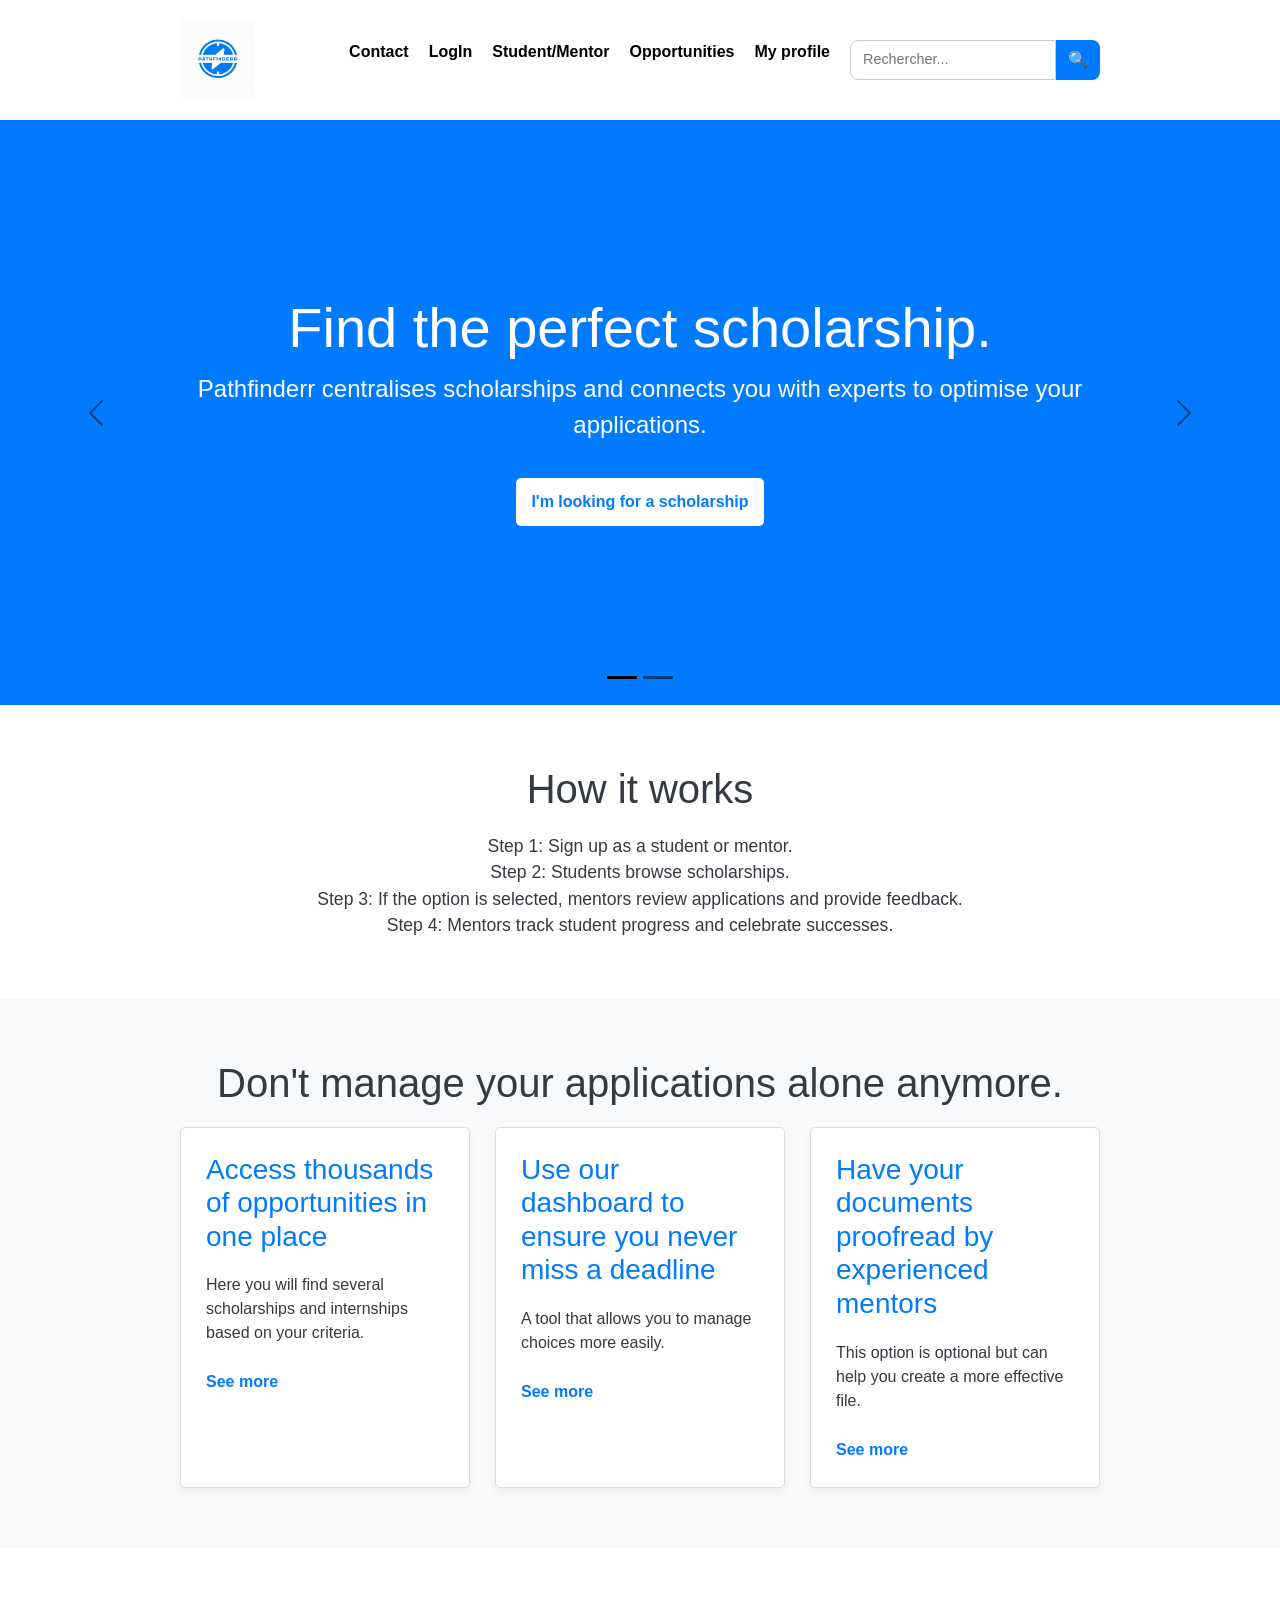
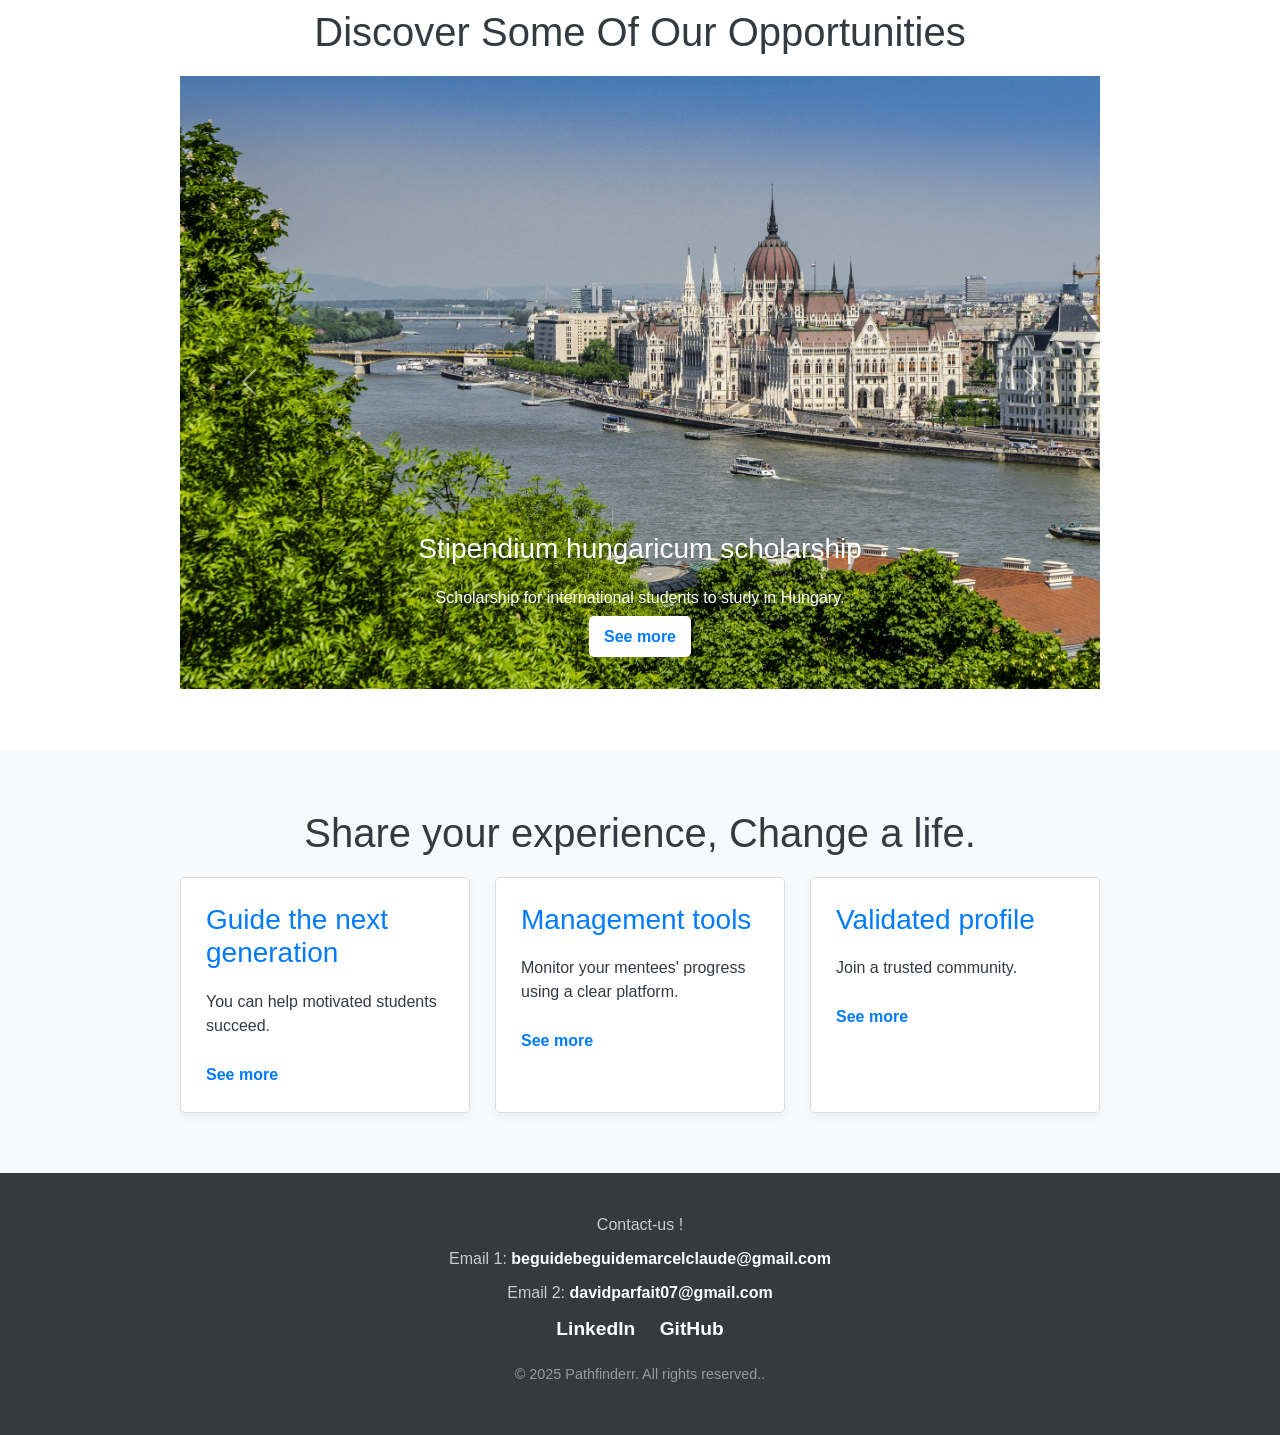
<file: index.html>
<!DOCTYPE html>
<html lang="en">
<head>
    <meta charset="UTF-8">
    <meta name="viewport" content="width=device-width, initial-scale=1.0">
    <title>Pathfinderr</title>
    <link href="https://fonts.googleapis.com/css2?family=Roboto:wght@400;700&display=swap" rel="stylesheet">
    <link href="https://cdn.jsdelivr.net/npm/bootstrap@5.3.8/dist/css/bootstrap.min.css" rel="stylesheet" integrity="sha384-sRIl4kxILFvY47J16cr9ZwB07vP4J8+LH7qKQnuqkuIAvNWLzeN8tE5YBujZqJLB" crossorigin="anonymous">
    <link rel="stylesheet" href="index.css">
</head>
<body>

    <header>
        <div class="container">
             <a href="index.html" id="Logo">
                <img src="Gemini_Generated_Image_9i4mqb9i4mqb9i4m.png" alt="Logo" height="80">
            </a>

            <input type="checkbox" id="menu-toggle">
            <label for="menu-toggle" class="menu-icon">
                <span></span> <span></span> <span></span> </label>

            <div class="menu-container">
                <nav>
                    <ul>
                       
                        <li><a href="#contact">Contact</a></li>
                         <li><a href="LogIn.html">LogIn</a></li>
                        <li><a href="SignUp.html">Student/Mentor</a></li>
                        <li><a href="OpportunityPage.html">Opportunities</a></li>
                        <li><a href="ProfilePage.html">My profile</a></li>
                    </ul>
                </nav>
                
                <form class="search-bar">
                    <input type="search" placeholder="Rechercher...">
                    <button type="submit">🔍</button> </form>
            </div>

        </div>
    </header>


    <div id="carouselExampleDark" class="carousel carousel-dark slide">
      <div class="carousel-indicators">
        <button type="button" data-bs-target="#carouselExampleDark" data-bs-slide-to="0" class="active" aria-current="true" aria-label="Slide 1"></button>
        <button type="button" data-bs-target="#carouselExampleDark" data-bs-slide-to="1" aria-label="Slide 2"></button>
      </div>
      <div class="carousel-inner">
        <div class="carousel-item active" data-bs-interval="10000">
           <div class="hero">  <div class="container">
                <h1>Find the perfect scholarship.</h1>
                <p class="sous-titre">Pathfinderr centralises scholarships and connects you with experts to optimise your applications.</p>
                 <a href="OpportunityPage.html" class="cta-bouton">I'm looking for a scholarship</a>
            </div>
        </div>
          <div class="carousel-caption d-none d-md-block">
           </div>
          
        </div>
        <div class="carousel-item" data-bs-interval="2000">
         
             <div class="hero"><div class="container">
                <h1>Get a mentor to help you secure it.</h1>
                <p class="sous-titre">Pathfinderr centralises scholarships and connects you with experts to optimise your applications.</p>
                <a href="#" class="cta-bouton">I want to be mentor</a>
                
            </div></div>
        </div>
    </div>
      <button class="carousel-control-prev" type="button" data-bs-target="#carouselExampleDark" data-bs-slide="prev">
        <span class="carousel-control-prev-icon" aria-hidden="true"></span>
        <span class="visually-hidden">Previous</span>
      </button>
      <button class="carousel-control-next" type="button" data-bs-target="#carouselExampleDark" data-bs-slide="next">
        <span class="carousel-control-next-icon" aria-hidden="true"></span>
        <span class="visually-hidden">Next</span>
      </button>
    </div>

     <section id="HowItWorks" class="container section-padding">
            <h2>How it works</h2>
            <p>
                Step 1: Sign up as a student or mentor.<br>
                Step 2: Students browse scholarships.<br>
                Step 3: If the option is selected, mentors review applications and provide feedback.<br>
                Step 4: Mentors track student progress and celebrate successes.<br>
            </p>
        </section>
         
         

        <section id="student" class="section-grise section-padding">
            <div class="container">
                <h2>Don't manage your applications alone anymore.</h2>
                <div class="projets-grid">
                    <div class="projet-carte">
                        <h3>Access thousands of opportunities in one place</h3>
                        <p>Here you will find several scholarships and internships based on your criteria.</p>
                        <a href="#">See more</a>
                    </div>
                    <div class="projet-carte">
                        <h3>Use our dashboard to ensure you never miss a deadline</h3>
                        <p>A tool that allows you to manage choices more easily.</p>
                        <a href="#">See more</a>
                    </div>
                    <div class="projet-carte">
                        <h3>Have your documents proofread by experienced mentors</h3>
                        <p>This option is optional but can help you create a more effective file.</p>
                        <a href="#">See more</a>
                    </div>
                </div>
            </div>
        </section>

 <section class="container section-padding">
    <div class="container">
                 <h2>Discover Some Of Our Opportunities</h2>
        <div class="carousel-inner">
                    <div id="carouselExampleFade" class="carousel slide carousel-fade">
              <div class="carousel-item active">
               <img src="Budapest.jpg" class="d-block w-100" alt="...">
              
               <div class="carousel-caption d-md-block"> 
                 <h3>Stipendium hungaricum scholarship</h3>
                 <p>Scholarship for international students to study in Hungary.</p>
                  <a href="" class="cta-bouton">See more</a>
               </div>
              </div>
              <div class="carousel-item">
                <img src="image1 (2).jpg" class="d-block w-100" alt="...">
                <div class="carousel-caption  d-md-block">
                   <h3>Türkiye Scholarship</h3>
                   <p>Scholarship for international students to study in Türkiye.</p>
                    <a href="#" class="cta-bouton">See more</a>
                </div>
              </div>
          
        </div>
        <button class="carousel-control-prev" type="button" data-bs-target="#carouselExampleFade" data-bs-slide="prev">
           <span class="carousel-control-prev-icon" aria-hidden="true"></span>
           <span class="visually-hidden">Previous</span>
         </button>
        <button class="carousel-control-next" type="button" data-bs-target="#carouselExampleFade" data-bs-slide="next">
            <span class="carousel-control-next-icon" aria-hidden="true"></span>
            <span class="visually-hidden">Next</span>
        </button>
    </div>
  </section>

        <section id="mentor" class="section-grise section-padding">
            <div class="container">
                <h2>Share your experience, Change a life.</h2>
                <div class="projets-grid">
                    <div class="projet-carte">
                        <h3>Guide the next generation</h3>
                        <p>You can help motivated students succeed.</p>
                        <a href="#">See more</a>
                    </div>
                    <div class="projet-carte">
                        <h3>Management tools</h3>
                        <p>Monitor your mentees' progress using a clear platform.</p>
                        <a href="#">See more</a>
                    </div>
                    <div class="projet-carte">
                        <h3>Validated profile</h3>
                        <p>Join a trusted community.</p>
                        <a href="#">See more</a>
                    </div>
                </div>
            </div>

        </section>
    </main>

    <footer id="contact">
        <div class="container">
            <p>Contact-us !</p>
            <p>Email 1: <a href="mailto:beguidebeguidemarcelclaude@gmail.com">beguidebeguidemarcelclaude@gmail.com</a></p>
            <p>Email 2: <a href="mailto:davidparfait07@gmail.com">davidparfait07@gmail.com</a></p>
            <div class="social-links">
                <a href="#" target="_blank">LinkedIn</a>
                <a href="#" target="_blank">GitHub</a>
            </div>
            <p class="copyright">&copy; 2025 Pathfinderr. All rights reserved..</p>
        </div>
    </footer>

    <script src="https://cdn.jsdelivr.net/npm/bootstrap@5.3.8/dist/js/bootstrap.bundle.min.js" integrity="sha384-FKyoEForCGlyvwx9Hj09JcYn3nv7wiPVlz7YYwJrWVcXK/BmnVDxM+D2scQbITxI" crossorigin="anonymous"></script>


</body>
</html>
</file>
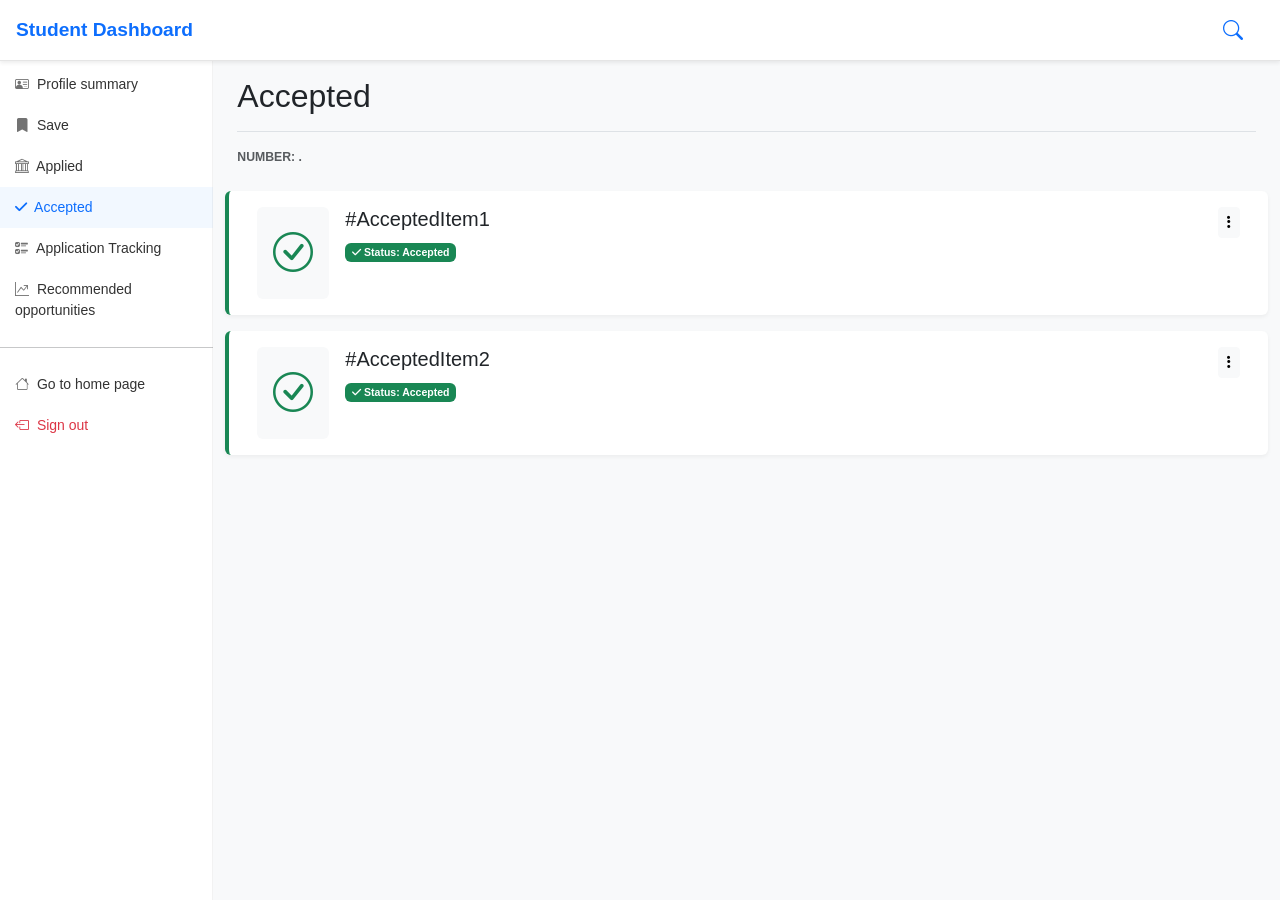
<file: DashboardAccepted.html>
<!DOCTYPE html>
<html lang="en">
<head>
    <meta charset="UTF-8">
    <meta name="viewport" content="width=device-width, initial-scale=1.0">
    <link rel="stylesheet" href="https://cdn.jsdelivr.net/npm/bootstrap-icons@1.11.3/font/bootstrap-icons.min.css">
    <link rel="stylesheet" href="https://cdnjs.cloudflare.com/ajax/libs/font-awesome/6.4.0/css/all.min.css">
    <link href="https://cdn.jsdelivr.net/npm/bootstrap@5.3.3/dist/css/bootstrap.min.css" rel="stylesheet">
    <title>Pathfinderr</title>
    <link rel="stylesheet" href="DashboardSave.css">
</head>
<body>

    <header class="navbar navbar-light bg-white sticky-top flex-md-nowrap p-0 shadow-sm">
  <a class="navbar-brand col-md-3 col-lg-2 me-0 px-3" href="#">
    Student Dashboard
  </a>
  
  <div class="d-flex align-items-center ms-auto px-3 py-2">
      <button class="btn btn-link text-primary me-2" type="button" data-bs-toggle="collapse" data-bs-target="#navbarSearch" aria-expanded="false" aria-controls="navbarSearch" title="Rechercher">
          <i class="bi bi-search fs-5"></i>
      </button>

      <button class="navbar-toggler d-md-none collapsed" 
              type="button" 
              data-bs-toggle="offcanvas" 
              data-bs-target="#sidebarMenu" 
              aria-controls="sidebarMenu" 
              aria-expanded="false" 
              aria-label="Toggle navigation">
        <span class="navbar-toggler-icon"></span>
      </button>
  </div>
</header>

<!-- BARRE DE RECHERCHE DÉPLIABLE -->
<div class="collapse" id="navbarSearch">
    <div class="container-fluid p-3">
        <div class="input-group">
            <!-- input field -->
            <input class="form-control" type="text" placeholder="Search..." aria-label="Search" id="searchInputField">
            
            <!-- valider -->
            <button class="btn btn-primary" type="button">
               🔍
            </button>
            
            <!-- close part -->
            <button class="btn btn-outline-secondary" type="button" data-bs-toggle="collapse" data-bs-target="#navbarSearch" title="Fermer">
                <i class="bi bi-x-lg"></i>
            </button>
        </div>
    </div>
</div>

<div class="container-fluid">
  <div class="row">
    
    <!-- SIDEBAR -->
    <div class="sidebar col-md-3 col-lg-2 p-0 bg-white offcanvas-md offcanvas-end" tabindex="-1" id="sidebarMenu" aria-labelledby="sidebarMenuLabel">
      
      <div class="offcanvas-header d-md-none">
        <h5 class="offcanvas-title" id="sidebarMenuLabel">Menu</h5>
        <button type="button" class="btn-close" data-bs-dismiss="offcanvas" data-bs-target="#sidebarMenu" aria-label="Close"></button>
      </div>

      <div class="offcanvas-body d-md-flex flex-column p-0 pt-lg-3 overflow-y-auto">
        <div class="position-sticky sidebar-sticky w-100">
            <ul class="nav flex-column">
            <li class="nav-item">
                <a class="nav-link" aria-current="page" href="DashboardSummary.html">
                <i class="bi bi-person-vcard"></i> Profile summary
                </a>
            </li>
            <li class="nav-item">
                <a class="nav-link" href="DashboardSave.html">
                <i class="bi bi-bookmark-fill"></i> Save
                </a>
            </li>
            <li class="nav-item">
                <a class="nav-link" href="DashboardApplied.html">
                <i class="bi bi-bank"></i> Applied
                </a>
            </li>
            <li class="nav-item">
                <a class="nav-link active" href="DashboardAccepted.html">
                <i class="fa fa-check"></i> Accepted
                </a>
            </li>
            <li class="nav-item">
                <a class="nav-link" href="DashboardTracking.html">
                <i class="bi bi-ui-checks"></i> Application Tracking
                </a>
            </li>
            <li class="nav-item">
                <a class="nav-link" href="#">
                <i class="bi bi-graph-up-arrow"></i> Recommended opportunities
                </a>
            </li>
            </ul>
            
            <hr class="my-3">

            <ul class="nav flex-column mb-2">
            <li class="nav-item">
                <a class="nav-link" href="index.html">
                <i class="bi bi-house"></i> Go to home page
                </a>
            </li>
            <li class="nav-item">
                <a class="nav-link text-danger" href="#">
                <i class="bi bi-box-arrow-left text-danger"></i> Sign out
                </a>
            </li>
            </ul>
        </div>
      </div>
    </div>

    <!-- MAIN CONTENT -->
    <main class="col-md-9 ms-sm-auto col-lg-10 px-md-4">
      <div class="d-flex justify-content-between flex-wrap flex-md-nowrap align-items-center pt-3 pb-2 mb-3 border-bottom">
        <h1 class="h2">Accepted</h1>
      </div>
        
      <div class="mb-4">
        <p id="accepted-count" class="text-muted small fw-bold mb-2 text-uppercase">Number: .</p>
      </div>
  
    <div class="row">

          <!-- card1  -->

        <div class="card tracking-card status-applied mb-3">
            <div class="card-body">
                <div class="d-flex justify-content-between align-items-start">
                      <div class="d-flex gap-3">
                            <div class="bg-light p-3 rounded">
                                  <!-- <i class="fab fa-facebook fa-2x text-primary"></i> -->
                                  <i class="bi bi-check-circle fs-1 text-success"></i>
                            </div>
                             <div>
                                <h5 id="accepted-name" class="card-title mb-1">#AcceptedItem1</h5>
                                <!-- <p class="text-muted small mb-2"><i class="far fa-clock"></i> Saved: Date...</p> -->
                                            
                                <div id="status" class="mb-2">
                                     <span class="badge bg-success">
                                        <i class="fas fa-check"></i> Status: Accepted
                                     </span>
                                </div>
                             </div>
                      </div>
                   <button class="btn btn-sm btn-light" onclick="window.location.href='DetailsPage.html'">
                    <i class="fas fa-ellipsis-v"></i>
                    <!-- changer les effets de cet bouton après -->
                  </button>
                </div>
            </div>
      </div>

      <!-- card2 -->

      <div class="card tracking-card status-applied mb-3">
            <div class="card-body">
                <div class="d-flex justify-content-between align-items-start">
                      <div class="d-flex gap-3">
                            <div class="bg-light p-3 rounded"> 
                                  <i class="bi bi-check-circle fs-1 text-success"></i>
                            </div>
                             <div>
                                <h5 id="accepted-name" class="card-title mb-1">#AcceptedItem2</h5>
                                <!-- <p class="text-muted small mb-2"><i class="far fa-clock"></i> Saved: Date...</p> -->
                                            
                                <div id="status" class="mb-2">
                                     <span class="badge bg-success">
                                         <i class="fas fa-check"></i> Status: Accepted
                                    </span>
                                </div>
                             </div>
                      </div>
                   <button class="btn btn-sm btn-light" onclick="window.location.href='DetailsPage.html'">
                    <i class="fas fa-ellipsis-v"></i>
                    <!-- changer les effets de cet bouton après -->
                  </button>
                </div>
            </div>
      </div>


    </div>

      
    </main>
  </div>
</div>
    
<script src="https://cdn.jsdelivr.net/npm/bootstrap@5.3.3/dist/js/bootstrap.bundle.min.js"></script>
</body>
</html>
</file>
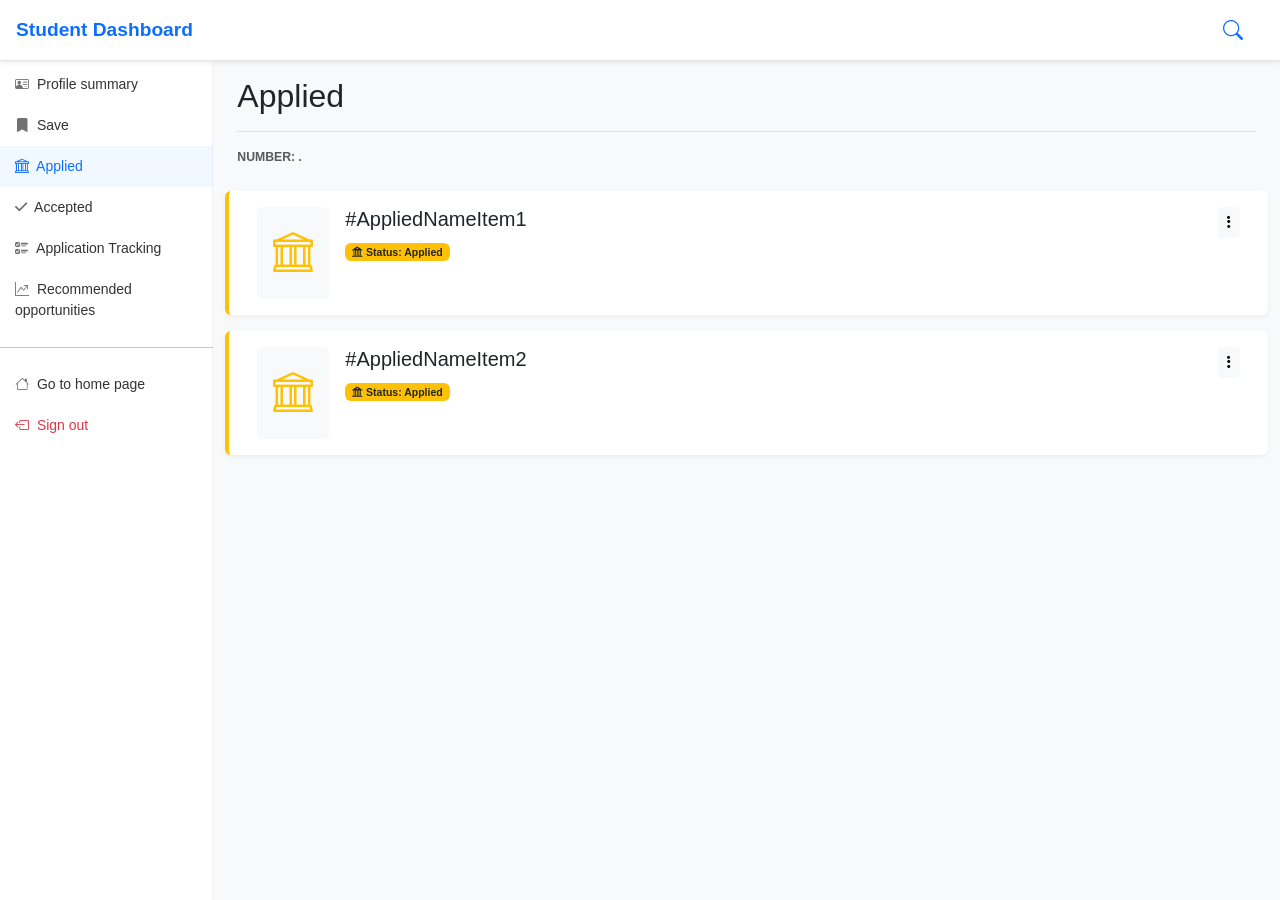
<file: DashboardApplied.html>
<!DOCTYPE html>
<html lang="en">
<head>
    <meta charset="UTF-8">
    <meta name="viewport" content="width=device-width, initial-scale=1.0">
    <link rel="stylesheet" href="https://cdn.jsdelivr.net/npm/bootstrap-icons@1.11.3/font/bootstrap-icons.min.css">
    <link rel="stylesheet" href="https://cdnjs.cloudflare.com/ajax/libs/font-awesome/6.4.0/css/all.min.css">
    <link href="https://cdn.jsdelivr.net/npm/bootstrap@5.3.3/dist/css/bootstrap.min.css" rel="stylesheet">
    <title>Pathfinderr</title>
    <link rel="stylesheet" href="DashboardSave.css">
</head>
<body>
    <header class="navbar navbar-light bg-white sticky-top flex-md-nowrap p-0 shadow-sm">
  <a class="navbar-brand col-md-3 col-lg-2 me-0 px-3" href="#">
    Student Dashboard
  </a>
  
  <div class="d-flex align-items-center ms-auto px-3 py-2">
      <button class="btn btn-link text-primary me-2" type="button" data-bs-toggle="collapse" data-bs-target="#navbarSearch" aria-expanded="false" aria-controls="navbarSearch" title="Rechercher">
          <i class="bi bi-search fs-5"></i>
      </button>

      <button class="navbar-toggler d-md-none collapsed" 
              type="button" 
              data-bs-toggle="offcanvas" 
              data-bs-target="#sidebarMenu" 
              aria-controls="sidebarMenu" 
              aria-expanded="false" 
              aria-label="Toggle navigation">
        <span class="navbar-toggler-icon"></span>
      </button>
  </div>
</header>

<!-- BARRE DE RECHERCHE DÉPLIABLE -->
<div class="collapse" id="navbarSearch">
    <div class="container-fluid p-3">
        <div class="input-group">
            <!-- input field -->
            <input class="form-control" type="text" placeholder="Search..." aria-label="Search" id="searchInputField">
            
            <!-- valider -->
            <button class="btn btn-primary" type="button">
               🔍
            </button>
            
            <!-- close part -->
            <button class="btn btn-outline-secondary" type="button" data-bs-toggle="collapse" data-bs-target="#navbarSearch" title="Fermer">
                <i class="bi bi-x-lg"></i>
            </button>
        </div>
    </div>
</div>

<div class="container-fluid">
  <div class="row">
    
    <!-- SIDEBAR -->
    <div class="sidebar col-md-3 col-lg-2 p-0 bg-white offcanvas-md offcanvas-end" tabindex="-1" id="sidebarMenu" aria-labelledby="sidebarMenuLabel">
      
      <div class="offcanvas-header d-md-none">
        <h5 class="offcanvas-title" id="sidebarMenuLabel">Menu</h5>
        <button type="button" class="btn-close" data-bs-dismiss="offcanvas" data-bs-target="#sidebarMenu" aria-label="Close"></button>
      </div>

      <div class="offcanvas-body d-md-flex flex-column p-0 pt-lg-3 overflow-y-auto">
        <div class="position-sticky sidebar-sticky w-100">
            <ul class="nav flex-column">
            <li class="nav-item">
                <a class="nav-link" aria-current="page" href="DashboardSummary.html">
                <i class="bi bi-person-vcard"></i> Profile summary
                </a>
            </li>
            <li class="nav-item">
                <a class="nav-link" href="DashboardSave.html">
                <i class="bi bi-bookmark-fill"></i> Save
                </a>
            </li>
            <li class="nav-item">
                <a class="nav-link active" href="DashboardApplied.html">
                <i class="bi bi-bank"></i> Applied
                </a>
            </li>
            <li class="nav-item">
                <a class="nav-link" href="DashboardAccepted.html">
                <i class="fa fa-check"></i> Accepted
                </a>
            </li>
            <li class="nav-item">
                <a class="nav-link" href="DashboardTracking.html">
                <i class="bi bi-ui-checks"></i> Application Tracking
                </a>
            </li>
            <li class="nav-item">
                <a class="nav-link" href="#">
                <i class="bi bi-graph-up-arrow"></i> Recommended opportunities
                </a>
            </li>
            </ul>
            
            <hr class="my-3">

            <ul class="nav flex-column mb-2">
            <li class="nav-item">
                <a class="nav-link" href="index.html">
                <i class="bi bi-house"></i> Go to home page
                </a>
            </li>
            <li class="nav-item">
                <a class="nav-link text-danger" href="#">
                <i class="bi bi-box-arrow-left text-danger"></i> Sign out
                </a>
            </li>
            </ul>
        </div>
      </div>
    </div>

    <!-- MAIN CONTENT -->
    <main class="col-md-9 ms-sm-auto col-lg-10 px-md-4">
      <div class="d-flex justify-content-between flex-wrap flex-md-nowrap align-items-center pt-3 pb-2 mb-3 border-bottom">
        <h1 class="h2">Applied</h1>
      </div>
        
      <div class="mb-4">
        <p id="applied-count" class="text-muted small fw-bold mb-2 text-uppercase">Number: .</p>
      </div>
  
    <div class="row">

          <!-- card1  -->

        <div class="card tracking-card status-interview mb-3">
            <div class="card-body">
                <div class="d-flex justify-content-between align-items-start">
                      <div class="d-flex gap-3">
                            <div class="bg-light p-3 rounded">
                                  <i id="color" class="bi bi-bank fs-1 text-warning"></i>
                            </div>
                             <div>
                                <h5 id="applied-name" class="card-title mb-1">#AppliedNameItem1</h5>
                                            
                                <div id="status" class="mb-2">
                                     <span id="color" class="badge bg-warning text-dark">
                                        <i class="bi bi-bank2"></i> Status: Applied
                                     </span>
                                </div>
                             </div>
                      </div>
                   <button class="btn btn-sm btn-light" onclick="window.location.href='DetailsPage.html'">
                    <i class="fas fa-ellipsis-v"></i>
                    <!-- changer les effets de cet bouton après -->
                  </button>
                </div>
            </div>
      </div>

      <!-- card2 -->

      <div class="card tracking-card status-interview mb-3">
            <div class="card-body">
                <div class="d-flex justify-content-between align-items-start">
                      <div class="d-flex gap-3">
                            <div class="bg-light p-3 rounded"> 
                                  <i id="color" class="bi bi-bank fs-1 text-warning"></i>
                            </div>
                             <div>
                                <h5 id="applied-name" class="card-title mb-1">#AppliedNameItem2</h5>
                                <!-- <p class="text-muted small mb-2"><i class="far fa-clock"></i> Saved: Date...</p> -->
                                            
                                <div id="status" class="mb-2">
                                     <span id="color" class="badge bg-warning text-dark">
                                         <i class="bi bi-bank2"></i> Status: Applied
                                    </span>
                                </div>
                             </div>
                      </div>
                   <button class="btn btn-sm btn-light" onclick="window.location.href='DetailsPage.html'">
                    <i class="fas fa-ellipsis-v"></i>
                    <!-- changer les effets de cet bouton après -->
                  </button>
                </div>
            </div>
      </div>


    </div>

      
    </main>
  </div>
</div>
    
<script src="https://cdn.jsdelivr.net/npm/bootstrap@5.3.3/dist/js/bootstrap.bundle.min.js"></script>
</body>
</html>
</file>
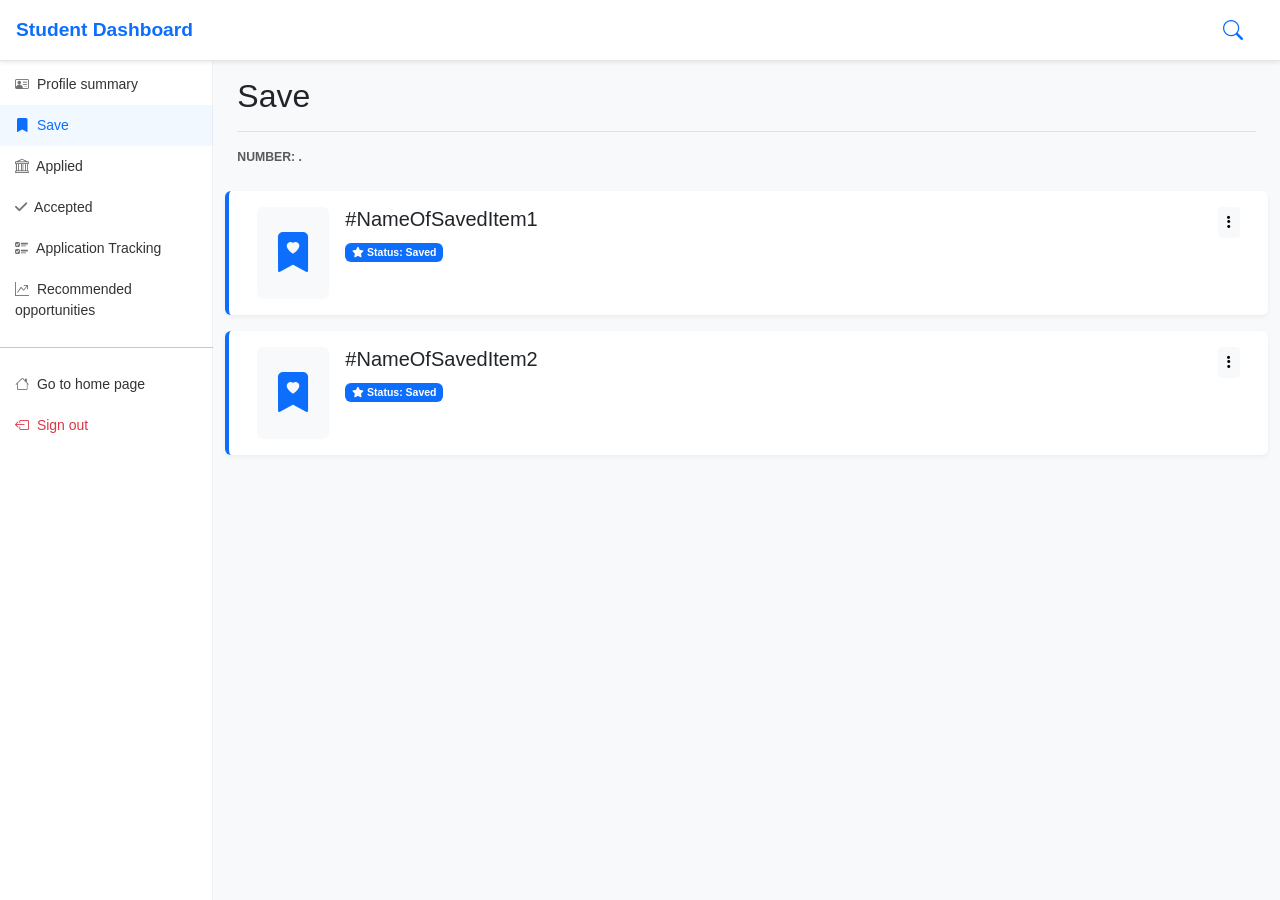
<file: DashboardSave.html>
<!DOCTYPE html>
<html lang="en">
<head>
    <meta charset="UTF-8">
    <meta name="viewport" content="width=device-width, initial-scale=1.0">
    <link rel="stylesheet" href="https://cdn.jsdelivr.net/npm/bootstrap-icons@1.11.3/font/bootstrap-icons.min.css">
    <link rel="stylesheet" href="https://cdnjs.cloudflare.com/ajax/libs/font-awesome/6.4.0/css/all.min.css">
    <link href="https://cdn.jsdelivr.net/npm/bootstrap@5.3.3/dist/css/bootstrap.min.css" rel="stylesheet">
    <title>Pathfinderr</title>
    <link rel="stylesheet" href="DashboardSave.css">
</head>
<body>  


    <!-- Header / Navbar -->
<header class="navbar navbar-light bg-white sticky-top flex-md-nowrap p-0 shadow-sm">
  <a class="navbar-brand col-md-3 col-lg-2 me-0 px-3" href="#">
    Student Dashboard
  </a>
  
  <div class="d-flex align-items-center ms-auto px-3 py-2">
      <button class="btn btn-link text-primary me-2" type="button" data-bs-toggle="collapse" data-bs-target="#navbarSearch" aria-expanded="false" aria-controls="navbarSearch" title="Rechercher">
          <i class="bi bi-search fs-5"></i>
      </button>

      <button class="navbar-toggler d-md-none collapsed" 
              type="button" 
              data-bs-toggle="offcanvas" 
              data-bs-target="#sidebarMenu" 
              aria-controls="sidebarMenu" 
              aria-expanded="false" 
              aria-label="Toggle navigation">
        <span class="navbar-toggler-icon"></span>
      </button>
  </div>
</header>

<!-- BARRE DE RECHERCHE DÉPLIABLE -->
<div class="collapse" id="navbarSearch">
    <div class="container-fluid p-3">
        <div class="input-group">
            <!-- input field -->
            <input class="form-control" type="text" placeholder="Search..." aria-label="Search" id="searchInputField">
            
            <!-- valider -->
            <button class="btn btn-primary" type="button">
               🔍
            </button>
            
            <!-- close part -->
            <button class="btn btn-outline-secondary" type="button" data-bs-toggle="collapse" data-bs-target="#navbarSearch" title="Fermer">
                <i class="bi bi-x-lg"></i>
            </button>
        </div>
    </div>
</div>

<div class="container-fluid">
  <div class="row">
    
    <!-- SIDEBAR -->
    <div class="sidebar col-md-3 col-lg-2 p-0 bg-white offcanvas-md offcanvas-end" tabindex="-1" id="sidebarMenu" aria-labelledby="sidebarMenuLabel">
      
      <div class="offcanvas-header d-md-none">
        <h5 class="offcanvas-title" id="sidebarMenuLabel">Menu</h5>
        <button type="button" class="btn-close" data-bs-dismiss="offcanvas" data-bs-target="#sidebarMenu" aria-label="Close"></button>
      </div>

      <div class="offcanvas-body d-md-flex flex-column p-0 pt-lg-3 overflow-y-auto">
        <div class="position-sticky sidebar-sticky w-100">
            <ul class="nav flex-column">
            <li class="nav-item">
                <a class="nav-link" aria-current="page" href="DashboardSummary.html">
                <i class="bi bi-person-vcard"></i> Profile summary
                </a>
            </li>
            <li class="nav-item">
                <a class="nav-link active" href="DashboardSave.html">
                <i class="bi bi-bookmark-fill"></i> Save
                </a>
            </li>
            <li class="nav-item">
                <a class="nav-link" href="DashboardApplied.html">
                <i class="bi bi-bank"></i> Applied
                </a>
            </li>
            <li class="nav-item">
                <a class="nav-link" href="DashboardAccepted.html">
                <i class="fa fa-check"></i> Accepted
                </a>
            </li>
            <li class="nav-item">
                <a class="nav-link" href="#">
                <i class="bi bi-ui-checks"></i> Application Tracking
                </a>
            </li>
            <li class="nav-item">
                <a class="nav-link" href="#">
                <i class="bi bi-graph-up-arrow"></i> Recommended opportunities
                </a>
            </li>
            </ul>
            
            <hr class="my-3">

            <ul class="nav flex-column mb-2">
            <li class="nav-item">
                <a class="nav-link" href="index.html">
                <i class="bi bi-house"></i> Go to home page
                </a>
            </li>
            <li class="nav-item">
                <a class="nav-link text-danger" href="#">
                <i class="bi bi-box-arrow-left text-danger"></i> Sign out
                </a>
            </li>
            </ul>
        </div>
      </div>
    </div>

    <!-- MAIN CONTENT -->
    <main class="col-md-9 ms-sm-auto col-lg-10 px-md-4">
      <div class="d-flex justify-content-between flex-wrap flex-md-nowrap align-items-center pt-3 pb-2 mb-3 border-bottom">
        <h1 class="h2">Save</h1>
      </div>
        
      <div class="mb-4">
        <p id="save-count" class="text-muted small fw-bold mb-2 text-uppercase">Number: .</p>
      </div>
  
    <div class="row">

          <!-- card1  -->

        <div class="card tracking-card status-interested mb-3">
            <div class="card-body">
                <div class="d-flex justify-content-between align-items-start">
                      <div class="d-flex gap-3">
                            <div class="bg-light p-3 rounded">
                                  <!-- <i class="fab fa-facebook fa-2x text-primary"></i> -->
                                  <i class="bi bi-bookmark-heart-fill fs-1 text-primary"></i>
                            </div>
                             <div>
                                <h5 id="save-name" class="card-title mb-1">#NameOfSavedItem1</h5>
                                <!-- <p class="text-muted small mb-2"><i class="far fa-clock"></i> Saved: Date...</p> -->
                                            
                                <div id="status" class="mb-2">
                                    <span class="badge bg-primary">
                                        <i class="fas fa-star"></i> Status: Saved
                                    </span>
                                </div>
                             </div>
                      </div>
                   <button class="btn btn-sm btn-light" onclick="window.location.href='DetailsPage.html'">
                    <i class="fas fa-ellipsis-v"></i>
                    <!-- changer les effets de cet bouton après -->
                  </button>
                </div>
            </div>
      </div>

      <!-- card2 -->

      <div class="card tracking-card status-interested mb-3">
            <div class="card-body">
                <div class="d-flex justify-content-between align-items-start">
                      <div class="d-flex gap-3">
                            <div class="bg-light p-3 rounded">
                                  
                                  <i class="bi bi-bookmark-heart-fill fs-1 text-primary"></i>
                            </div>
                             <div>
                                <h5 id="save-name" class="card-title mb-1">#NameOfSavedItem2</h5>
                                <!-- <p class="text-muted small mb-2"><i class="far fa-clock"></i> Saved: Date...</p> -->
                                            
                                <div id="status" class="mb-2">
                                    <span class="badge bg-primary">
                                        <i class="fas fa-star"></i> Status: Saved
                                    </span>
                                </div>
                             </div>
                      </div>
                   <button class="btn btn-sm btn-light" onclick="window.location.href='DetailsPage.html'">
                    <i class="fas fa-ellipsis-v"></i>
                    <!-- changer les effets de cet bouton après -->
                  </button>
                </div>
            </div>
      </div>


    </div>

      
    </main>
  </div>
</div>

<script src="https://cdn.jsdelivr.net/npm/bootstrap@5.3.3/dist/js/bootstrap.bundle.min.js"></script>
</body>
</html>
</file>
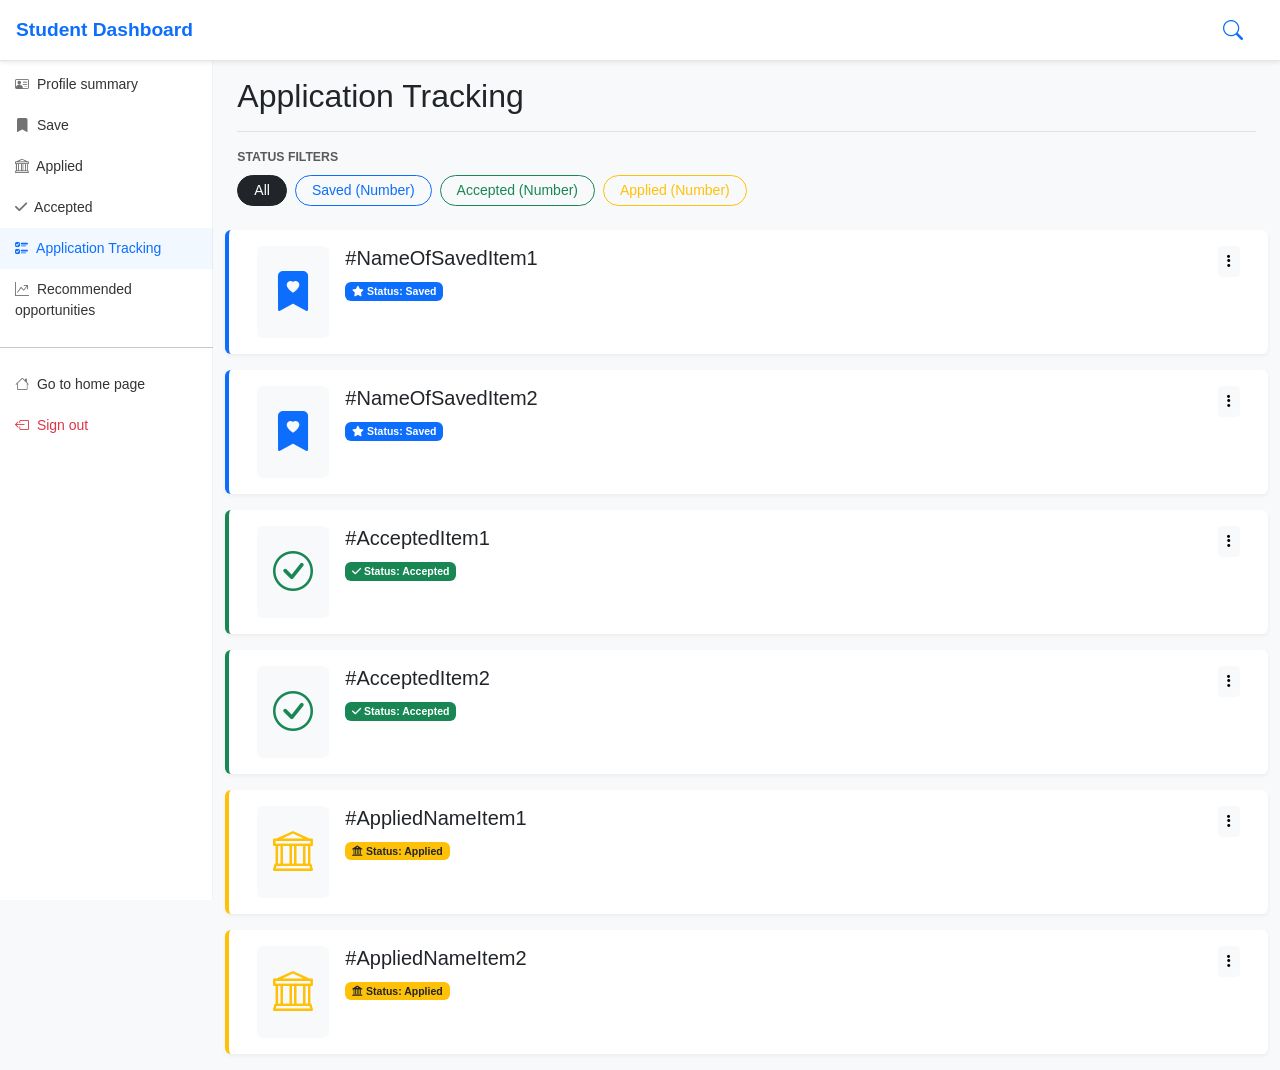
<file: DashboardTracking.html>
<!DOCTYPE html>
<html lang="en">
<head>
    <meta charset="UTF-8">
    <meta name="viewport" content="width=device-width, initial-scale=1.0">
    <link rel="stylesheet" href="https://cdn.jsdelivr.net/npm/bootstrap-icons@1.11.3/font/bootstrap-icons.min.css">
    <link rel="stylesheet" href="https://cdnjs.cloudflare.com/ajax/libs/font-awesome/6.4.0/css/all.min.css">
    <link href="https://cdn.jsdelivr.net/npm/bootstrap@5.3.3/dist/css/bootstrap.min.css" rel="stylesheet">
    <title>Pathfinderr</title>
    <link rel="stylesheet" href="DashboardSave.css">  
</head>
<body>

    <header class="navbar navbar-light bg-white sticky-top flex-md-nowrap p-0 shadow-sm">
  <a class="navbar-brand col-md-3 col-lg-2 me-0 px-3" href="#">
    Student Dashboard
  </a>
  
  <div class="d-flex align-items-center ms-auto px-3 py-2">
      <button class="btn btn-link text-primary me-2" type="button" data-bs-toggle="collapse" data-bs-target="#navbarSearch" aria-expanded="false" aria-controls="navbarSearch" title="Rechercher">
          <i class="bi bi-search fs-5"></i>
      </button>

      <button class="navbar-toggler d-md-none collapsed" 
              type="button" 
              data-bs-toggle="offcanvas" 
              data-bs-target="#sidebarMenu" 
              aria-controls="sidebarMenu" 
              aria-expanded="false" 
              aria-label="Toggle navigation">
        <span class="navbar-toggler-icon"></span>
      </button>
  </div>
</header>

<!-- BARRE DE RECHERCHE DÉPLIABLE -->
<div class="collapse" id="navbarSearch">
    <div class="container-fluid p-3">
        <div class="input-group">
            <!-- input field -->
            <input class="form-control" type="text" placeholder="Search..." aria-label="Search" id="searchInputField">
            
            <!-- valider -->
            <button class="btn btn-primary" type="button">
               🔍
            </button>
            
            <!-- close part -->
            <button class="btn btn-outline-secondary" type="button" data-bs-toggle="collapse" data-bs-target="#navbarSearch" title="Fermer">
                <i class="bi bi-x-lg"></i>
            </button>
        </div>
    </div>
</div>

<div class="container-fluid">
  <div class="row">
    
    <!-- SIDEBAR -->
    <div class="sidebar col-md-3 col-lg-2 p-0 bg-white offcanvas-md offcanvas-end" tabindex="-1" id="sidebarMenu" aria-labelledby="sidebarMenuLabel">
      
      <div class="offcanvas-header d-md-none">
        <h5 class="offcanvas-title" id="sidebarMenuLabel">Menu</h5>
        <button type="button" class="btn-close" data-bs-dismiss="offcanvas" data-bs-target="#sidebarMenu" aria-label="Close"></button>
      </div>

      <div class="offcanvas-body d-md-flex flex-column p-0 pt-lg-3 overflow-y-auto">
        <div class="position-sticky sidebar-sticky w-100">
            <ul class="nav flex-column">
            <li class="nav-item">
                <a class="nav-link" aria-current="page" href="DashboardProfile.html">
                <i class="bi bi-person-vcard"></i> Profile summary
                </a>
            </li>
            <li class="nav-item">
                <a class="nav-link" href="DashboardSave.html">
                <i class="bi bi-bookmark-fill"></i> Save
                </a>
            </li>
            <li class="nav-item">
                <a class="nav-link" href="DashboardApplied.html">
                <i class="bi bi-bank"></i> Applied
                </a>
            </li>
            <li class="nav-item">
                <a class="nav-link" href="DashboardAccepted.html">
                <i class="fa fa-check"></i> Accepted
                </a>
            </li>
            <li class="nav-item">
                <a class="nav-link active" href="DashboardTracking.html">
                <i class="bi bi-ui-checks"></i> Application Tracking
                </a>
            </li>
            <li class="nav-item">
                <a class="nav-link" href="#">
                <i class="bi bi-graph-up-arrow"></i> Recommended opportunities
                </a>
            </li>
            </ul>
            
            <hr class="my-3">

            <ul class="nav flex-column mb-2">
            <li class="nav-item">
                <a class="nav-link" href="index.html">
                <i class="bi bi-house"></i> Go to home page
                </a>
            </li>
            <li class="nav-item">
                <a class="nav-link text-danger" href="#">
                <i class="bi bi-box-arrow-left text-danger"></i> Sign out
                </a>
            </li>
            </ul>
        </div>
      </div>
    </div>

    <!-- MAIN CONTENT -->
    <main class="col-md-9 ms-sm-auto col-lg-10 px-md-4">
      <div class="d-flex justify-content-between flex-wrap flex-md-nowrap align-items-center pt-3 pb-2 mb-3 border-bottom">
        <h1 class="h2">Application Tracking</h1>
      </div>
        
       <div class="mb-4">
         <p class="text-muted small fw-bold mb-2 text-uppercase">Status Filters</p>
          <div class="d-flex gap-2 filters-scroll">
            <button class="btn btn-dark btn-sm rounded-pill px-3">All</button>
            <button class="btn btn-outline-primary btn-sm rounded-pill px-3"><a id="save-count">Saved (Number)</a></button>
            <button class="btn btn-outline-success btn-sm rounded-pill px-3"><a id="accepted-count">Accepted (Number)</a></button>
            <button class="btn btn-outline-warning btn-sm rounded-pill px-3"><a id="applied-count">Applied (Number)</a></button>
          </div>
        </div>
    <div class="row">

          <!-- card1  -->

        <div class="card tracking-card status-interested mb-3">
            <div class="card-body">
                <div class="d-flex justify-content-between align-items-start">
                      <div class="d-flex gap-3">
                            <div class="bg-light p-3 rounded">
                                  <!-- <i class="fab fa-facebook fa-2x text-primary"></i> -->
                                  <i class="bi bi-bookmark-heart-fill fs-1 text-primary"></i>
                            </div>
                             <div>
                                <h5 id="save-name" class="card-title mb-1">#NameOfSavedItem1</h5>
                                <!-- <p class="text-muted small mb-2"><i class="far fa-clock"></i> Saved: Date...</p> -->
                                            
                                <div id="status" class="mb-2">
                                    <span class="badge bg-primary">
                                        <i class="fas fa-star"></i> Status: Saved
                                    </span>
                                </div>
                             </div>
                      </div>
                   <button class="btn btn-sm btn-light" onclick="window.location.href='DetailsPage.html'">
                    <i class="fas fa-ellipsis-v"></i>
                    <!-- changer les effets de cet bouton après -->
                  </button>
                </div>
            </div>
      </div>

      <!-- card2 -->

      <div class="card tracking-card status-interested mb-3">
            <div class="card-body">
                <div class="d-flex justify-content-between align-items-start">
                      <div class="d-flex gap-3">
                            <div class="bg-light p-3 rounded">
                                  
                                  <i class="bi bi-bookmark-heart-fill fs-1 text-primary"></i>
                            </div>
                             <div>
                                <h5 id="save-name" class="card-title mb-1">#NameOfSavedItem2</h5>
                                <!-- <p class="text-muted small mb-2"><i class="far fa-clock"></i> Saved: Date...</p> -->
                                            
                                <div id="status" class="mb-2">
                                    <span class="badge bg-primary">
                                        <i class="fas fa-star"></i> Status: Saved
                                    </span>
                                </div>
                             </div>
                      </div>
                   <button class="btn btn-sm btn-light" onclick="window.location.href='DetailsPage.html'">
                    <i class="fas fa-ellipsis-v"></i>
                    <!-- changer les effets de cet bouton après -->
                  </button>
                </div>
            </div>
      </div>
        
        <!-- Deuxieme section : Accepted -->

          <!-- card1  -->

        <div class="card tracking-card status-applied mb-3">
            <div class="card-body">
                <div class="d-flex justify-content-between align-items-start">
                      <div class="d-flex gap-3">
                            <div class="bg-light p-3 rounded">
                                  <!-- <i class="fab fa-facebook fa-2x text-primary"></i> -->
                                  <i class="bi bi-check-circle fs-1 text-success"></i>
                            </div>
                             <div>
                                <h5 id="accepted-name" class="card-title mb-1">#AcceptedItem1</h5>
                                <!-- <p class="text-muted small mb-2"><i class="far fa-clock"></i> Saved: Date...</p> -->
                                            
                                <div id="status" class="mb-2">
                                     <span class="badge bg-success">
                                        <i class="fas fa-check"></i> Status: Accepted
                                     </span>
                                </div>
                             </div>
                      </div>
                   <button class="btn btn-sm btn-light" onclick="window.location.href='DetailsPage.html'">
                    <i class="fas fa-ellipsis-v"></i>
                    <!-- changer les effets de cet bouton après -->
                  </button>
                </div>
            </div>
      </div>

      <!-- card2 -->

      <div class="card tracking-card status-applied mb-3">
            <div class="card-body">
                <div class="d-flex justify-content-between align-items-start">
                      <div class="d-flex gap-3">
                            <div class="bg-light p-3 rounded"> 
                                  <i class="bi bi-check-circle fs-1 text-success"></i>
                            </div>
                             <div>
                                <h5 id="accepted-name" class="card-title mb-1">#AcceptedItem2</h5>
                                <!-- <p class="text-muted small mb-2"><i class="far fa-clock"></i> Saved: Date...</p> -->
                                            
                                <div id="status" class="mb-2">
                                     <span class="badge bg-success">
                                         <i class="fas fa-check"></i> Status: Accepted
                                    </span>
                                </div>
                             </div>
                      </div>
                   <button class="btn btn-sm btn-light" onclick="window.location.href='DetailsPage.html'">
                    <i class="fas fa-ellipsis-v"></i>
                    <!-- changer les effets de cet bouton après -->
                  </button>
                </div>
            </div>
      </div>
       
            <!-- Troisieme section : Applied -->
    
            <div class="card tracking-card status-interview mb-3">
            <div class="card-body">
                <div class="d-flex justify-content-between align-items-start">
                      <div class="d-flex gap-3">
                            <div class="bg-light p-3 rounded">
                                  <i id="color" class="bi bi-bank fs-1 text-warning"></i>
                            </div>
                             <div>
                                <h5 id="applied-name" class="card-title mb-1">#AppliedNameItem1</h5>
                                            
                                <div id="status" class="mb-2">
                                     <span id="color" class="badge bg-warning text-dark">
                                        <i class="bi bi-bank2"></i> Status: Applied
                                     </span>
                                </div>
                             </div>
                      </div>
                   <button class="btn btn-sm btn-light" onclick="window.location.href='DetailsPage.html'">
                    <i class="fas fa-ellipsis-v"></i>
                    <!-- changer les effets de cet bouton après -->
                  </button>
                </div>
            </div>
      </div>

      <!-- card2 -->

      <div class="card tracking-card status-interview mb-3">
            <div class="card-body">
                <div class="d-flex justify-content-between align-items-start">
                      <div class="d-flex gap-3">
                            <div class="bg-light p-3 rounded"> 
                                  <i id="color" class="bi bi-bank fs-1 text-warning"></i>
                            </div>
                             <div>
                                <h5 id="applied-name" class="card-title mb-1">#AppliedNameItem2</h5>
                                <!-- <p class="text-muted small mb-2"><i class="far fa-clock"></i> Saved: Date...</p> -->
                                            
                                <div id="status" class="mb-2">
                                     <span id="color" class="badge bg-warning text-dark">
                                         <i class="bi bi-bank2"></i> Status: Applied
                                    </span>
                                </div>
                             </div>
                      </div>
                   <button class="btn btn-sm btn-light" onclick="window.location.href='DetailsPage.html'">
                    <i class="fas fa-ellipsis-v"></i>
                    <!-- changer les effets de cet bouton après -->
                  </button>
                </div>
            </div>
      </div>
    
           
    </div>

      
    </main>
  </div>
</div>
    
<script src="https://cdn.jsdelivr.net/npm/bootstrap@5.3.3/dist/js/bootstrap.bundle.min.js"></script>
</body>
</html>
</file>
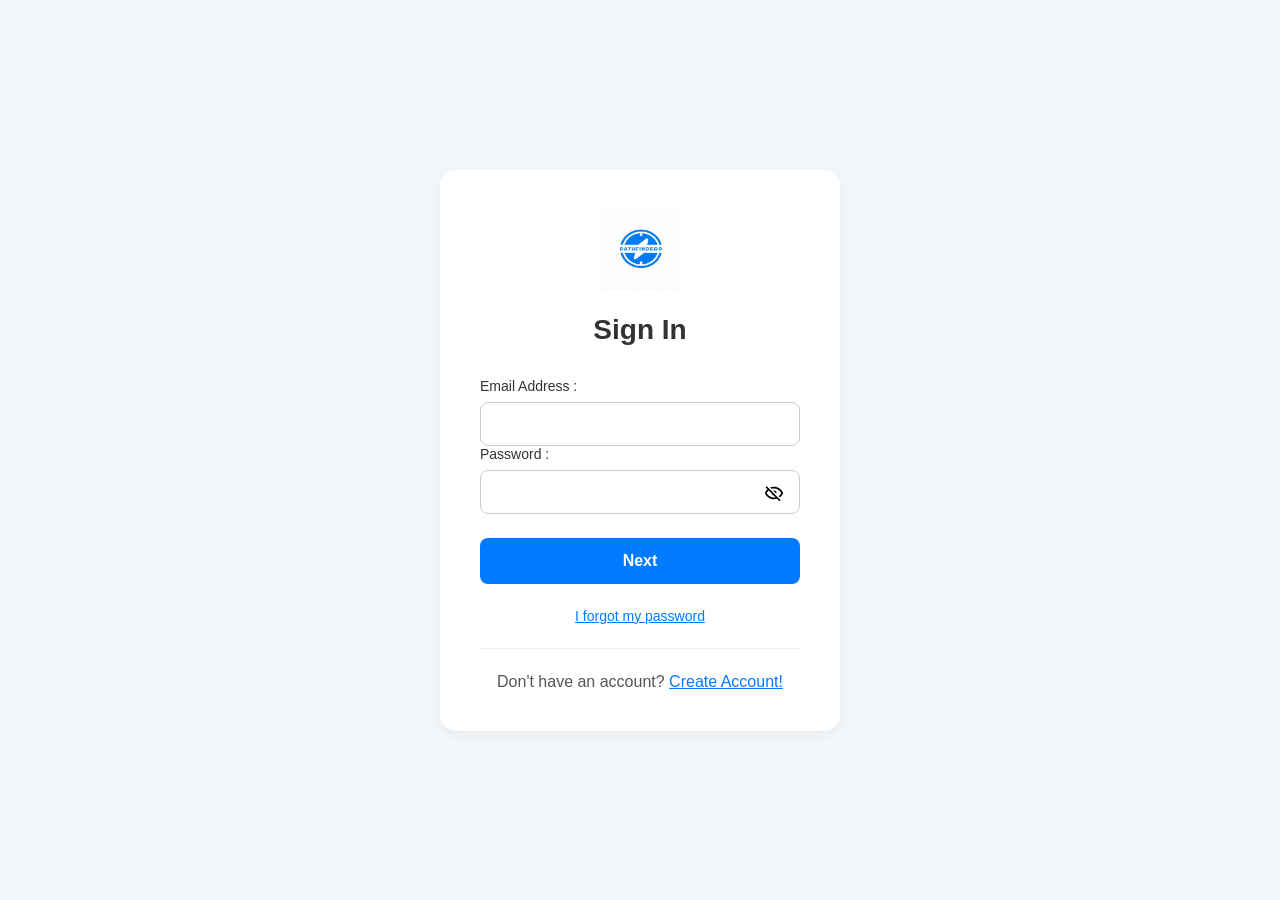
<file: LogIn.html>
<!DOCTYPE html>
<html lang="en">
  <head>
    <meta charset="UTF-8" />
    <meta name="viewport" content="width=device-width, initial-scale=1.0" />
    <link rel="stylesheet" href="LogIn.css" />
    <title>Pathfinderr</title>
  </head>
  <body>
    <div class="login-content">
      <div class="logo-content">
        <img src="Gemini_Generated_Image_9i4mqb9i4mqb9i4m.png" alt="Logo" class="logo" />
      </div>

      <h2>Sign In</h2>

      <form id="login-form" novalidate>
        <div class="input-content">
          <label for="email">Email Address :</label>
          <input type="email" id="email" name="email" required />
          <div class="error-message" id="email-error"></div>
          <!--juste en bas -->
          <label for="password">Password :</label>
          <div class="positionEye">
                <input type="password" id="password" name="password" />

                 <svg xmlns="http://www.w3.org/2000/svg" viewBox="0 0 24 24" width ="20" class="eyeClosed eye">
                    <title>eye-off-outline</title>
                    <path
                    d="M2,5.27L3.28,4L20,20.72L18.73,22L15.65,18.92C14.5,19.3 13.28,19.5 12,19.5C7,19.5 2.73,16.39 1,12C1.69,10.24 2.79,8.69 4.19,7.46L2,5.27M12,9A3,3 0 0,1 15,12C15,12.35 14.94,12.69 14.83,13L11,9.17C11.31,9.06 11.65,9 12,9M12,4.5C17,4.5 21.27,7.61 23,12C22.18,14.08 20.79,15.88 19,17.19L17.58,15.76C18.94,14.82 20.06,13.54 20.82,12C19.17,8.64 15.76,6.5 12,6.5C10.91,6.5 9.84,6.68 8.84,7L7.3,5.47C8.74,4.85 10.33,4.5 12,4.5M3.18,12C4.83,15.36 8.24,17.5 12,17.5C12.69,17.5 13.37,17.43 14,17.29L11.72,15C10.29,14.85 9.15,13.71 9,12.28L5.6,8.87C4.61,9.72 3.78,10.78 3.18,12Z"
                    />
                </svg>
                <svg
                    xmlns="http://www.w3.org/2000/svg"
                    viewBox="0 0 24 24" class="eyeOpen eye"
                    width="20">
                    <title>eye-outline</title>
                    <path
                    d="M12,9A3,3 0 0,1 15,12A3,3 0 0,1 12,15A3,3 0 0,1 9,12A3,3 0 0,1 12,9M12,4.5C17,4.5 21.27,7.61 23,12C21.27,16.39 17,19.5 12,19.5C7,19.5 2.73,16.39 1,12C2.73,7.61 7,4.5 12,4.5M3.18,12C4.83,15.36 8.24,17.5 12,17.5C15.76,17.5 19.17,15.36 20.82,12C19.17,8.64 15.76,6.5 12,6.5C8.24,6.5 4.83,8.64 3.18,12Z"
                    />
                </svg>
               
          </div>
          
          <!--ce qui saffiche quand cest b-->
          <div class="error-message" id="password-error"></div>
        </div>

        <button type="submit" class="Next">Next</button>
      </form>

      <div class="help">
        <a href="#">I forgot my password</a>
      </div>

      <hr />
      <div class="SignUp">
        <span>Don't have an account?</span>
        <a href="SignUp.html">Create Account!</a>
      </div>
    </div>
    <script type="module" src="loginFormValidation.js" defer></script>
    <script src="/connection/connect-login.js" defer></script>
  </body>
</html>
</file>
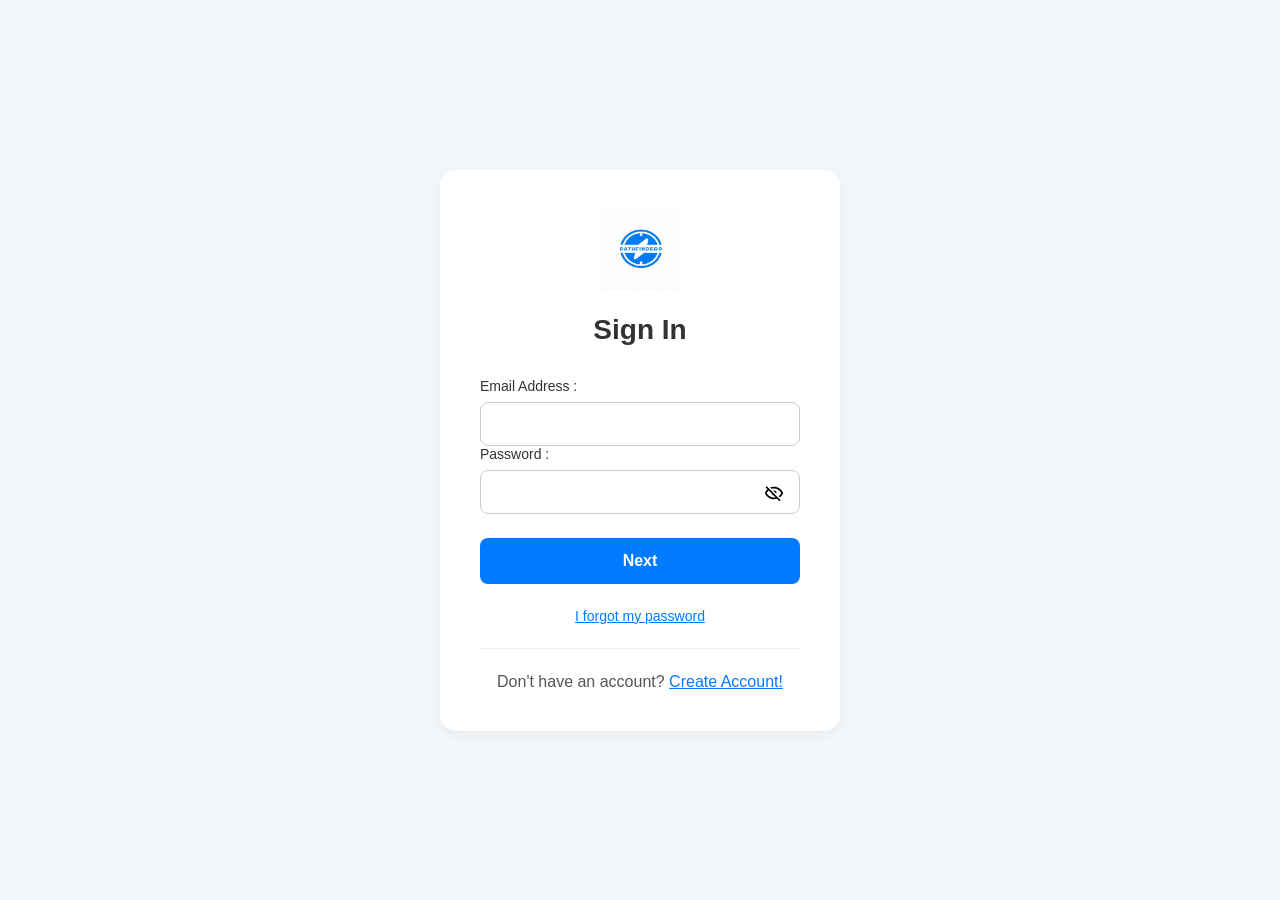
<file: OpportunityPage.html>
<!DOCTYPE html>
<html lang="en"> 
<head>
    <meta charset="UTF-8">
    <meta name="viewport" content="width=device-width, initial-scale=1.0">
    <title>Pathfinderr</title>
    <link rel="stylesheet" href="https://cdnjs.cloudflare.com/ajax/libs/font-awesome/6.5.1/css/all.min.css">
     <link href="https://cdn.jsdelivr.net/npm/bootstrap@5.3.8/dist/css/bootstrap.min.css" rel="stylesheet" integrity="sha384-sRIl4kxILFvY47J16cr9ZwB07vP4J8+LH7qKQnuqkuIAvNWLzeN8tE5YBujZqJLB" crossorigin="anonymous">
    <link rel="stylesheet" href="OpportunityPage.css">
    </head>
<body>
 <header>
        <div class="container">
             <a href="OpportunityPage.html" id="Logo">
                <img src="Gemini_Generated_Image_9i4mqb9i4mqb9i4m.png" alt="Logo" height="80">
            </a>

            <input type="checkbox" id="menu-toggle">
            <label for="menu-toggle" class="menu-icon">
                <span></span> <span></span> <span></span> </label>

            <div class="menu-container">
                <nav>
                    <ul>
                       
                        <li><a href="index.html">Home page</a></li>
                        <li><a href="ProfilePage.html">My profile</a></li>
                        <li><a href="DashboardSummary.html">Dashboard</a></li>
                        <li><a href="#contact">Contact Us</a></li>
                    </ul>
                </nav>
                
                <form class="search-bar">
                    <input type="search" placeholder="Rechercher...">
                    <button type="submit">🔍</button> </form>
            </div>

        </div>
    </header>

  <main class="content-container">  
      <section class="filters-section">
        <div class="primary-filters">
           <select class="form-select" aria-label="Default select example">
              <option selected>Type</option>
              <option value="1">scholarship</option>
              <option value="2">intership</option>
              <option value="3">fellowship</option>
              <option value="3">grant</option>
           </select>

           <select class="form-select" aria-label="Default select example">
              <option selected>Country</option>
              <option value="1">Turkiye</option>
              <option value="2">Hungary</option>
              <option value="3">Suisse</option>
           </select>

           <select class="form-select" aria-label="Default select example">
              <option selected>Majors</option>
              <option value="1">Computer Science</option>
              <option value="2">International relation...</option>
              <option value="3">Swimming</option>
           </select>
        </div>
           
   
        <!-- les weps caches par defaut -->
        <input type="checkbox" id="additional-filters-toggle" hidden>
               <div class="additional-filters-popup">
                     <select class="form-select" aria-label="Default select example">
                         <option selected>MinGPA</option>
                         <option value="1">1.5</option>
                         <option value="2">2.0</option>
                         <option value="3">2.5</option>
                         <option value="3">3.0</option>
                         <option value="3">3.5</option>
                         <option value="3">4.0</option>
                     </select>
                       
                      <select class="form-select" aria-label="Default select example">
                        <option selected>Put something relative to a date</option>
                        <option value="1">nothing now</option>
                        <option value="2">Nothing now 2</option>
                        <option value="3">Nothing 3</option>
                     </select>
               </div>
        
        
 <!-- si la methode du additional filter ne marche pas je continue avec les trucs normaux  -->
        <div class="action-bar">
            <!-- a rechercher comment faire  -->
              
             <label for="additional-filters-toggle" class="link-button">
        Additional filters  
        </label>

        <button class="btn btn-delete">Delete filter</button>
        <button class="btn btn-search">Search subject</button>
        </div>
        
      </section>

      <section class="opportunity-section">
             <div class="row row-cols-1 row-cols-md-2 g-4">
  <!-- <div class="col">
    <div class="card">
      <img src="Budapest.jpg" class="card-img-top" alt="...">
      <div class="card-body">
        <h5 class="card-title">Stipendium</h5>
        <p class="card-text">The most prestigious higher education scholarship program of the Hungarian Government. It aims to support the internationalization of Hungarian higher education.</p>
        <a href="Stipendium.html" class="btn btn-primary">See more</a> 
    </div>
    </div>
  </div>
  <div class="col">
    <div class="card">
      <img src="image1 (2).jpg" class="card-img-top" alt="...">
      <div class="card-body">
        <h5 class="card-title">Turkiye burslari Scholarship</h5>
        <p class="card-text">Türkiye Burslari is a government-funded, competitive scholarship program, awarded to outstanding students and researchers to pursue full-time or short-term programs at the top universities in Türkiye.
        </p>
        <a href="TurkiyeBurslari.html" class="btn btn-primary">See more</a>
    </div>
    </div>
  </div>
  <div class="col">
    <div class="card">
      <img src="image1.jpg" class="card-img-top" alt="...">
      <div class="card-body">
        <h5 class="card-title">Card title</h5>
        <p class="card-text">This is a longer card with supporting text below as a natural lead-in to additional content.This shi a normal</p>
        <a href="#" class="btn btn-primary">Go somewhere</a>
    </div>
    </div>
  </div>
  <div class="col">
    <div class="card">
      <img src="LP.jpg" class="card-img-top" alt="...">
      <div class="card-body">
        <h5 class="card-title">Card title</h5>
        <p class="card-text">This is a longer card with supporting text below as a natural lead-in to additional content. This content is a little bit longer.</p>
        <a href="#" class="btn btn-primary">Go somewhere</a>
    </div>
    </div>
  </div> -->
</div>
      </section>
  </main>
    <footer id="contact">
        <div class="container">
            <p>Contact-us !</p>
            <p>Email 1: <a href="mailto:beguidebeguidemarcelclaude@gmail.com">beguidebeguidemarcelclaude@gmail.com</a></p>
            <p>Email 2: <a href="mailto:davidparfait07@gmail.com">davidparfait07@gmail.com</a></p>
            <div class="social-links">
                <a href="#" target="_blank">LinkedIn</a>
                <a href="#" target="_blank">GitHub</a>
            </div>
            <p class="copyright">&copy; 2025 Pathfinderr. All rights reserved..</p>
        </div>
    </footer>
<script src="https://cdn.jsdelivr.net/npm/bootstrap@5.3.8/dist/js/bootstrap.bundle.min.js" integrity="sha384-FKyoEForCGlyvwx9Hj09JcYn3nv7wiPVlz7YYwJrWVcXK/BmnVDxM+D2scQbITxI" crossorigin="anonymous"></script>
<script src="https://cdn.jsdelivr.net/npm/@popperjs/core@2.11.8/dist/umd/popper.min.js" integrity="sha384-I7E8VVD/ismYTF4hNIPjVp/Zjvgyol6VFvRkX/vR+Vc4jQkC+hVqc2pM8ODewa9r" crossorigin="anonymous"></script>
<script src="/connection/connect-opportunity.js"></script>
</body>
</html>
</file>
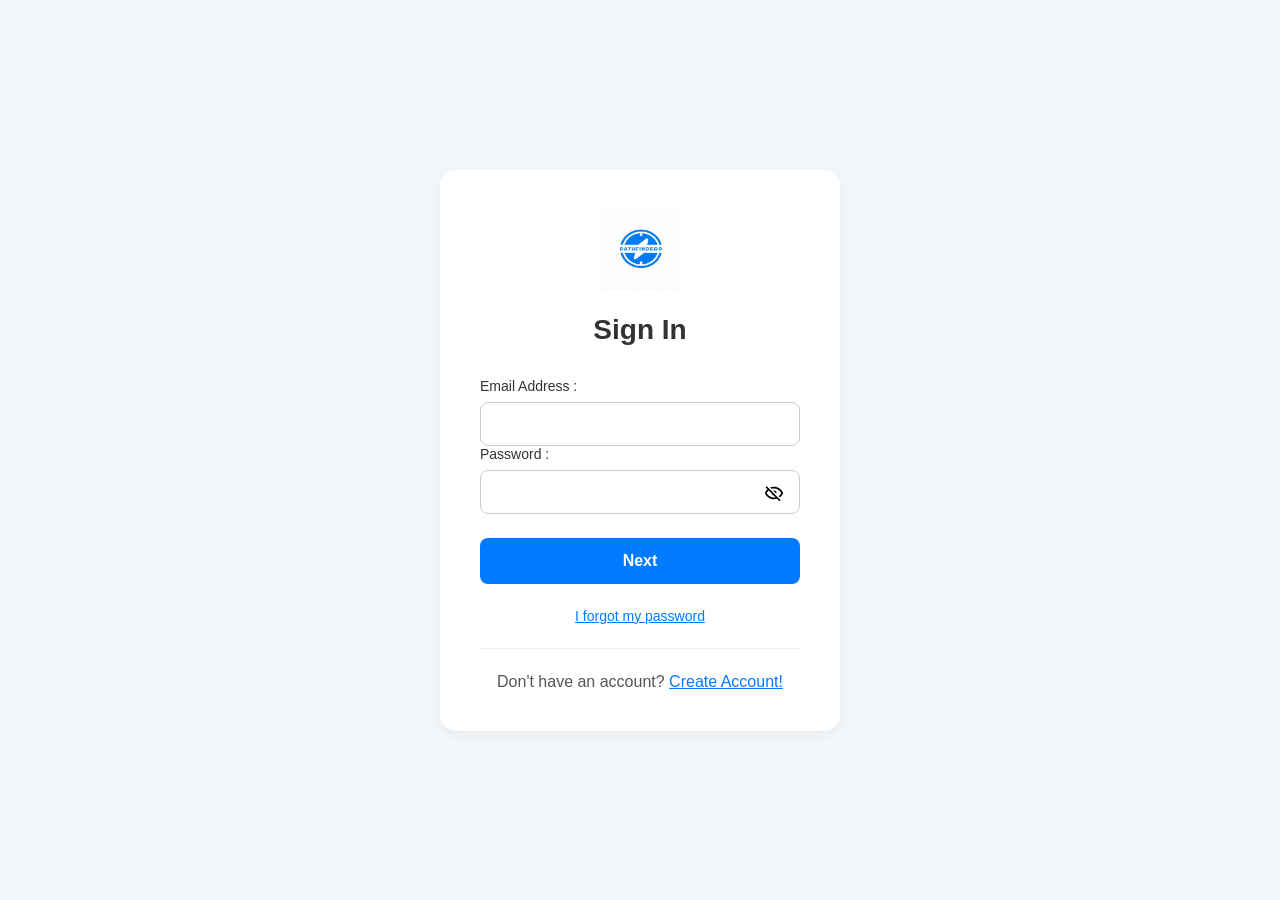
<file: ProfilePage.html>
<!DOCTYPE html>
<html lang="en">
<head>
    <meta charset="UTF-8">
    <meta name="viewport" content="width=device-width, initial-scale=1.0">
    <link rel="stylesheet" href="https://cdnjs.cloudflare.com/ajax/libs/font-awesome/6.5.1/css/all.min.css">
    <link href="https://cdn.jsdelivr.net/npm/bootstrap@5.3.8/dist/css/bootstrap.min.css" rel="stylesheet" integrity="sha384-sRIl4kxILFvY47J16cr9ZwB07vP4J8+LH7qKQnuqkuIAvNWLzeN8tE5YBujZqJLB" crossorigin="anonymous">
    <link rel="stylesheet" href="ProfilePage.css">
    <title>Pathfinderr</title>
</head>
<body>

  <header>
        <div class="container">
             <a href="ProfilePage.html" id="Logo">
                <img src="Gemini_Generated_Image_9i4mqb9i4mqb9i4m.png" alt="Logo" height="80">
            </a>

            <input type="checkbox" id="menu-toggle">
            <label for="menu-toggle" class="menu-icon">
                <span></span> <span></span> <span></span> </label>

            <div class="menu-container">
                <nav>
                    <ul>
                       
                        <li><a href="index.html">Home page</a></li>
                         <li><a href="OpportunityPage.html">Opportunities</a></li>
                        <li><a href="#contact">Contact us</a></li>
                        
                    </ul>
                </nav>
                
                <form class="search-bar">
                    <input type="search" placeholder="Search...">
                    <button type="submit">🔍</button> </form>
            </div>

        </div>
    </header>

    <h1 id="user-name" style="text-align: center; margin-top: 30px;">Hi, #username</h1>

    <main class="dashboard">
        
     <div class="content-grid">
            <section class="profile-card">
                <h3>GETTING STARTED</h3>
                <div class="progress-section">
                    <h4>Finish completing your Profile</h4>
                </div>
                  
                <div class="task-list">

                   <ul class="task-list-items">
                      <li>
                        <i class="fa fa-tag"></i>
                        <p id="user-gpa"> ---GPA--- :</p> 
                      </li>
                      <li>
                        <i class="fa fa-graduation-cap"></i>
                        <p id="user-major" > ---Major--- :</p>
                      </li>
                       <li>
                        <i class="fa fa-calendar"></i>
                        <p id="user-graduation-year"> ---Graduation's year--- :</p>
                      </li>
                       <li>
                        <i class="fa fa-envelope"></i>
                        <p id="user-mail" > ---Email---</p>
                      </li>
                   </ul>
                    
                </div>

                <button class="edit-profile-btn" type="button" data-bs-toggle="modal" data-bs-target="#staticBackdrop" aria-controls="staticBackdrop">Edit Profile</button>

     <div class="modal fade" id="staticBackdrop" data-bs-backdrop="static" data-bs-keyboard="false" tabindex="-1" aria-labelledby="staticBackdropLabel" aria-hidden="true">
 <div class="modal-dialog modal-dialog-centered modal-dialog-scrollable">
    <div class="modal-content">
      <div class="modal-header">
        <h1 class="modal-title fs-5" id="staticBackdropLabel">Edite your Profile</h1>
        <button type="button" class="btn-close" data-bs-dismiss="modal" aria-label="Close"></button>
      </div>
      <div class="modal-body">

         <div>
                        <div class="mb-3">
                         <label for="formGroupExampleInput" class="form-label">Your GPA</label>
                         <input type="number" class="form-control" id="formGroupExampleInput" placeholder="Ex: 3.5" name="gpa" step="any" min="0" max="4.0">
                        </div>
                        
                    

                        <div class="mb-3">
                         <label for="formGroupExampleInput2" class="form-label">Your Major</label>
                         <input type="text" class="form-control" id="formGroupExampleInput2" placeholder="Ex : Computer Science">
                        </div>

                        <div class="mb-3">
                         <label for="formGroupExampleInput" class="form-label">Your Graduation Year</label>
                         <input type="date" class="form-control" id="formGroupExampleInput" placeholder="Ex : 2024">
                        </div>
                        
                        <div class="form-floating">
                          <textarea class="form-control" placeholder="Ex: AI, technical application of AI, etc" id="floatingTextarea2" style="height: 100px"></textarea>
                          <label for="floatingTextarea2">Your interests</label>
                        </div>

                    </div>
      </div>
      <div class="modal-footer">

                       <div class="d-grid gap-1 mx-auto">
                           <button type="submit" class="btn btn-primary">Save</button>
                        </div>
     </div>
    </div>
 </div>
</div>



            </section>

            <section class="main-content">
                <div class="interest-card">
                    <h2>Your Interest</h2>
                    <!-- ajouter le trait de separation -->
                    <p id="user-interest">--Nothing has been selected--</p>
                    <!-- ajouter le trait de separation border-bottom -->
                    <button class="explore-btn">Explore All</button>
                </div>

                <div class="saved-items-card">
                    <h2>My Application History</h2>
                    <ul class="saved-list">
                        <li>
                            <i class="fas fa-university"></i>
                            <!-- Applied List -->
                            <a class="icon-link icon-link-hover" href="DashboardApplied.html">
                                Applied List
                            <svg xmlns="http://www.w3.org/2000/svg" class="bi" viewBox="0 0 16 16" aria-hidden="true">
                            <path d="M1 8a.5.5 0 0 1 .5-.5h11.793l-3.147-3.146a.5.5 0 0 1 .708-.708l4 4a.5.5 0 0 1 0 .708l-4 4a.5.5 0 0 1-.708-.708L13.293 8.5H1.5A.5.5 0 0 1 1 8z"/>
                            </svg>
                            </a>
                            <span id="applied-count">.</span>
                        </li>
                        <li>
                            <i class="fas fa-briefcase"></i>
                            <!-- Save List -->
                            <a class="icon-link icon-link-hover" href="DashboardSave.html">
                                Save List
                            <svg xmlns="http://www.w3.org/2000/svg" class="bi" viewBox="0 0 16 16" aria-hidden="true">
                            <path d="M1 8a.5.5 0 0 1 .5-.5h11.793l-3.147-3.146a.5.5 0 0 1 .708-.708l4 4a.5.5 0 0 1 0 .708l-4 4a.5.5 0 0 1-.708-.708L13.293 8.5H1.5A.5.5 0 0 1 1 8z"/>
                            </svg>
                            </a>
                            <span id="save-count">.</span>
                        </li>
                        <li>
                            <i class="fa fa-check"></i>
                            <!-- Accepted List -->
                            <a class="icon-link icon-link-hover" href="DashboardAccepted.html">
                                Accepted List
                            <svg xmlns="http://www.w3.org/2000/svg" class="bi" viewBox="0 0 16 16" aria-hidden="true">
                            <path d="M1 8a.5.5 0 0 1 .5-.5h11.793l-3.147-3.146a.5.5 0 0 1 .708-.708l4 4a.5.5 0 0 1 0 .708l-4 4a.5.5 0 0 1-.708-.708L13.293 8.5H1.5A.5.5 0 0 1 1 8z"/>
                            </svg>
                            </a>
                            <span id="accepted-count">.</span>
                        </li>
                    </ul>
                </div>
            </section>
        </div>
    </main>
    

     <footer id="contact">
        <div class="container">
            <p>Contact-us !</p>
            <p>Email 1: <a href="mailto:beguidebeguidemarcelclaude@gmail.com">beguidebeguidemarcelclaude@gmail.com</a></p>
            <p>Email 2: <a href="mailto:davidparfait07@gmail.com">davidparfait07@gmail.com</a></p>
            <div class="social-links">
                <a href="#" target="_blank">LinkedIn</a>
                <a href="#" target="_blank">GitHub</a>
            </div>
            <p class="copyright">&copy; 2025 Pathfinderr. All rights reserved..</p>
        </div>
    </footer>

<script src="https://cdn.jsdelivr.net/npm/bootstrap@5.3.8/dist/js/bootstrap.bundle.min.js" integrity="sha384-FKyoEForCGlyvwx9Hj09JcYn3nv7wiPVlz7YYwJrWVcXK/BmnVDxM+D2scQbITxI" crossorigin="anonymous"></script>
<script src="https://cdn.jsdelivr.net/npm/@popperjs/core@2.11.8/dist/umd/popper.min.js" integrity="sha384-I7E8VVD/ismYTF4hNIPjVp/Zjvgyol6VFvRkX/vR+Vc4jQkC+hVqc2pM8ODewa9r" crossorigin="anonymous"></script>
<script src="connection/profile-connection.js"></script>
</body>
</html>
</file>
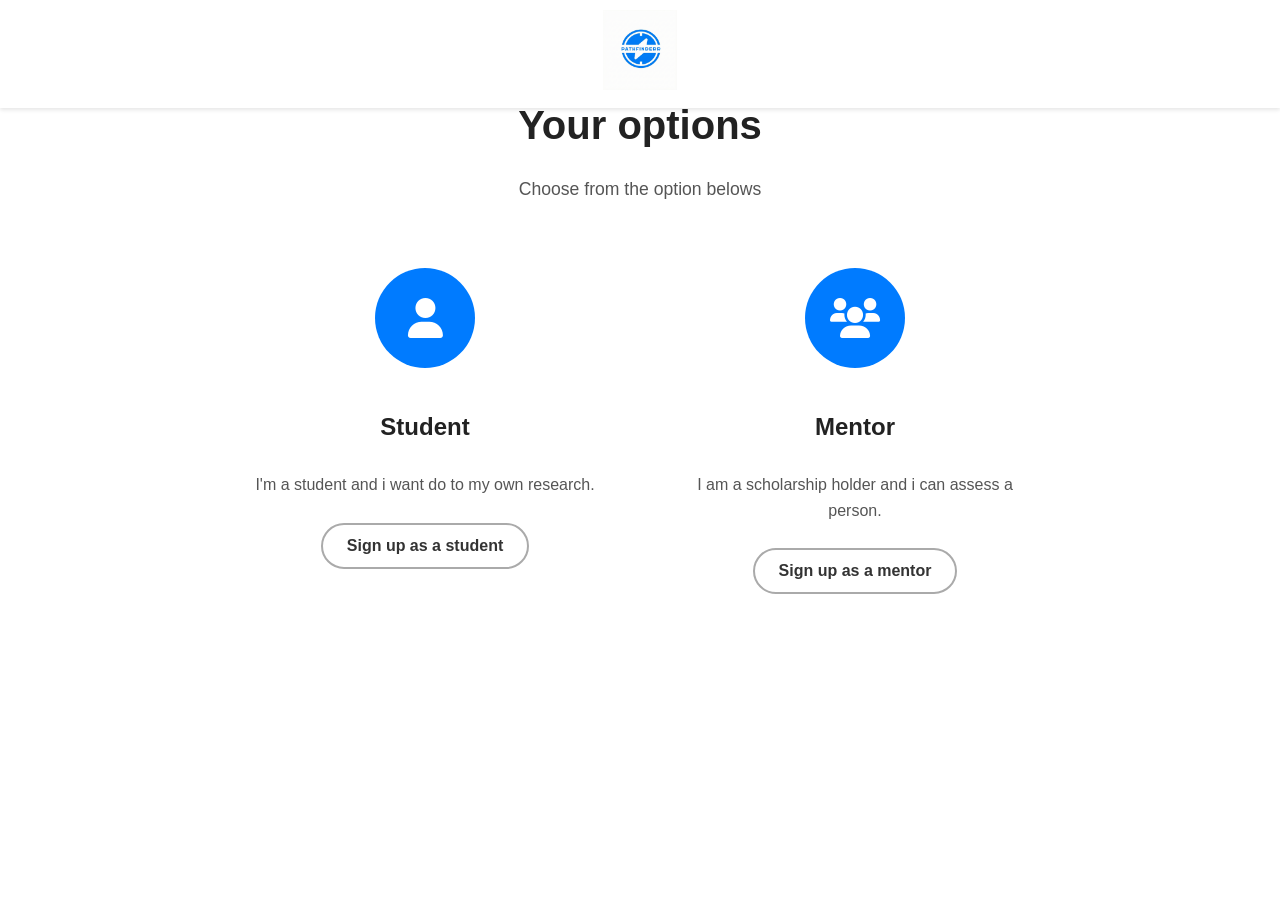
<file: SignUp.html>
<!DOCTYPE html>
<html lang="en">
    <head>
  <meta charset="UTF-8">
  <meta name="viewport" content="width=device-width, initial-scale=1.0">
  <link rel="stylesheet" href="SignUp.css">
  <link rel="stylesheet" href="https://cdnjs.cloudflare.com/ajax/libs/font-awesome/6.0.0-beta3/css/all.min.css">
  <!-- si ya qlq chose a add -->
  <title>Pathfinderr</title>
    </head>
    <body>
 <header class="logo-content">
    <a href="SignUp.html" id="Logo">
        <img src="Gemini_Generated_Image_9i4mqb9i4mqb9i4m.png" alt="Logo" height="80">
    </a>
 </header>
   <section class="main-content">
     <div class="upper-content">
        <h1>Your options</h1>
        <p>Choose from the option belows</p>
     </div>
      <div class="option-content">
         <div class="bloc">
           <div class="icon">
            <i class="fas fa-user"></i>
           </div>
            <h2>Student</h2>
           <p>I'm a student and i want do to my own research.</p>
          <button class="SignUp-button" onclick="location.href='SignUpStudent.html'">Sign up as a student</button>
         </div>
         <div class="bloc">
          <div class="icon">
            <i class="fas fa-users"></i>
          </div>
          <h2>Mentor</h2>
          <p>I am a scholarship holder and i can assess a person.</p>
         <button class="SignUp-button" onclick="location.href='SignUpStudent.html'">Sign up as a mentor</button>
         </div>
     </div>
  </section>
    </body>
</html>
</file>
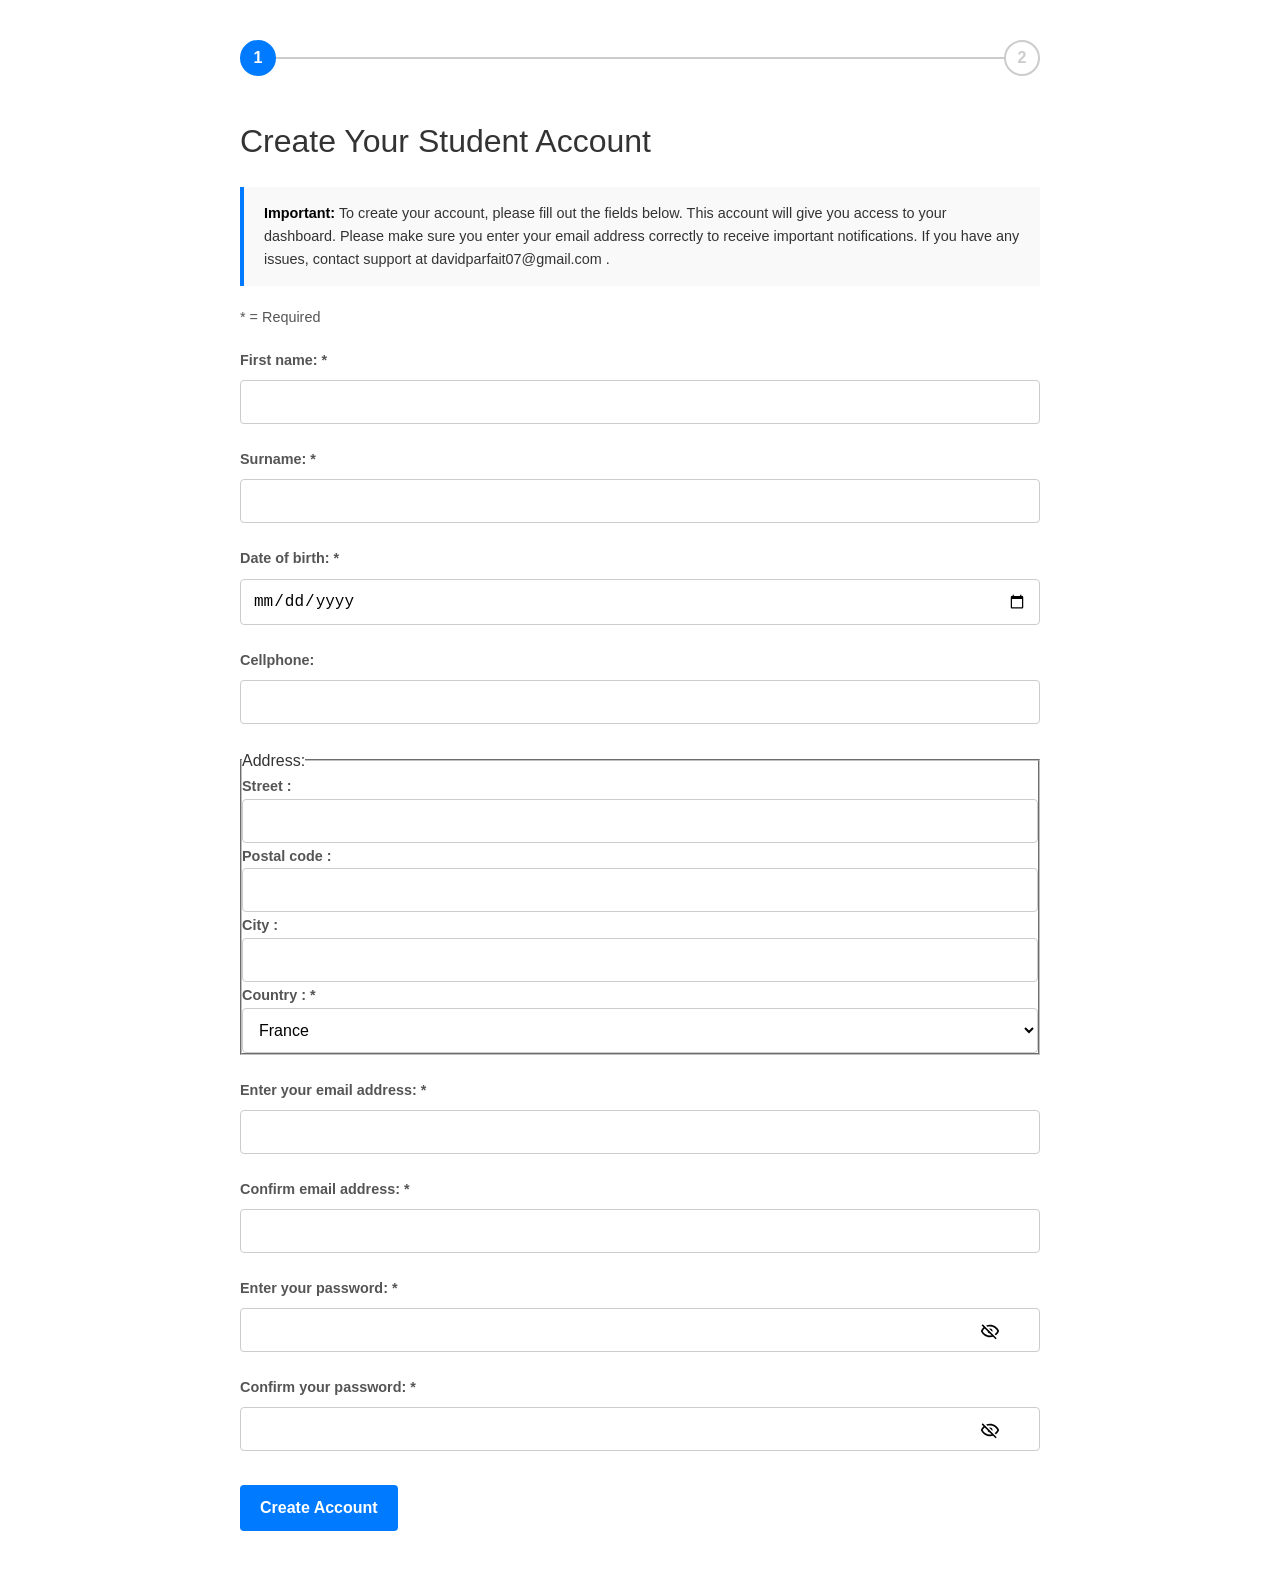
<file: SignUpStudent.html>
<!DOCTYPE html>
<html lang="en">
    <head>
  <meta charset="UTF-8">
  <meta name="viewport" content="width=device-width, initial-scale=1.0">
  <link rel="stylesheet" href="SignUpStudent.css">
  <title>Pathfinderr</title>
    </head>
    <body>

    <main class="main-content">
        
        <ol class="progress-bar">
            <li class="progress-step active">1</li>
            <li class="progress-step">2</li>
        </ol>

        <h1>Create Your Student Account</h1>
        
        <div class="important">
            <strong>Important:</strong> To create your account, please fill out the fields below. 
            This account will give you access to your dashboard.
        Please make sure you enter your email address correctly to receive important notifications.
        If you have any issues, contact support at davidparfait07@gmail.com .
        </div>

        <p class="required-note">* = Required</p>

        <form id="signup-form" action="#" method="post" novalidate>
            
            <div class="form-group">
                <label for="first-name">First name: *</label>
                <input type="text" id="firstName" name="first-name" required>
                <div class="error-message" id="firstName-error"></div>
            </div>

             <div class="form-group">
                <label for="surname">Surname: *</label>
                <input type="text" id="surname" name="sur-name" required>
                <div class="error-message" id="surname-error"></div>
            </div>

             <div class="form-group">
                <label for="birth-date">Date of birth: *</label>
                <input type="date" id="birthDate" name="birth-date" required>
                <div class="error-message" id="birthDate-error"></div>
            </div> 

             <div class="form-group">
                <label for="user-tel">Cellphone:</label>
                <input type="tel" id="userTel" name="user-tel">
            </div>

            <div class="form-group">
               <fieldset>
              <legend>Address:</legend>

               <label for="street">Street :</label>
               <input type="text" id="street" name="user_address_street">

               <label for="pc">Postal code :</label>
               <input type="text" id="pc" name="user_address_zip">

               <label for="user-city">City :</label>
               <input type="text" id="userCity" name="user_address_city">

               <label for="country">Country : *</label>
               <select id="country" name="user_address_country" required>
                <option value="france">France</option>
                <option value="belgique">Belgique</option>
                <option value="suisse">suisse</option>
                <div class="error-message" id="country-error"></div>
               </select>
                 </fieldset>
            </div>

            <div class="form-group">
               <label for="user-email">Enter your email address: *</label>
               <input type="email" id="userEmail" name="useremail" required>
               <div class="error-message" id="userEmail-error"></div>
            </div>

            <div class="form-group">
                <label for="confirm-email">Confirm email address: *</label>
                <input type="email" id="confirmEmail" name="confirm-email" required>
                <div class="error-message" id="confirmEmail-error"></div>
            </div>


            <div class="form-group">
               <label for="user-password">Enter your password: *</label>
               <div class="positionEye">
                 <input type="password" id="userPassword" name="user-password" required>

                 <svg xmlns="http://www.w3.org/2000/svg" viewBox="0 0 24 24" width ="20" class="eyeClosed eye">
                    <title>eye-off-outline</title>
                    <path
                    d="M2,5.27L3.28,4L20,20.72L18.73,22L15.65,18.92C14.5,19.3 13.28,19.5 12,19.5C7,19.5 2.73,16.39 1,12C1.69,10.24 2.79,8.69 4.19,7.46L2,5.27M12,9A3,3 0 0,1 15,12C15,12.35 14.94,12.69 14.83,13L11,9.17C11.31,9.06 11.65,9 12,9M12,4.5C17,4.5 21.27,7.61 23,12C22.18,14.08 20.79,15.88 19,17.19L17.58,15.76C18.94,14.82 20.06,13.54 20.82,12C19.17,8.64 15.76,6.5 12,6.5C10.91,6.5 9.84,6.68 8.84,7L7.3,5.47C8.74,4.85 10.33,4.5 12,4.5M3.18,12C4.83,15.36 8.24,17.5 12,17.5C12.69,17.5 13.37,17.43 14,17.29L11.72,15C10.29,14.85 9.15,13.71 9,12.28L5.6,8.87C4.61,9.72 3.78,10.78 3.18,12Z"
                    />
                </svg>
                <svg
                    xmlns="http://www.w3.org/2000/svg"
                    viewBox="0 0 24 24" class="eyeOpen eye"
                    width="20">
                    <title>eye-outline</title>
                    <path
                    d="M12,9A3,3 0 0,1 15,12A3,3 0 0,1 12,15A3,3 0 0,1 9,12A3,3 0 0,1 12,9M12,4.5C17,4.5 21.27,7.61 23,12C21.27,16.39 17,19.5 12,19.5C7,19.5 2.73,16.39 1,12C2.73,7.61 7,4.5 12,4.5M3.18,12C4.83,15.36 8.24,17.5 12,17.5C15.76,17.5 19.17,15.36 20.82,12C19.17,8.64 15.76,6.5 12,6.5C8.24,6.5 4.83,8.64 3.18,12Z"
                    />
                </svg>
               
          </div>
              
               <div class="error-message" id="userPassword-error"></div>
            </div>

            <div class="form-group">
               <label for="confirm-password">Confirm your password: *</label>
               <div class="positionEye">
                 <input type="password" id="confirmPassword" name="confirm-password" class="password" required>

                 <svg xmlns="http://www.w3.org/2000/svg" viewBox="0 0 24 24" width ="20" class="eyeClosed2 eye2">
                    <title>eye-off-outline</title>
                    <path
                    d="M2,5.27L3.28,4L20,20.72L18.73,22L15.65,18.92C14.5,19.3 13.28,19.5 12,19.5C7,19.5 2.73,16.39 1,12C1.69,10.24 2.79,8.69 4.19,7.46L2,5.27M12,9A3,3 0 0,1 15,12C15,12.35 14.94,12.69 14.83,13L11,9.17C11.31,9.06 11.65,9 12,9M12,4.5C17,4.5 21.27,7.61 23,12C22.18,14.08 20.79,15.88 19,17.19L17.58,15.76C18.94,14.82 20.06,13.54 20.82,12C19.17,8.64 15.76,6.5 12,6.5C10.91,6.5 9.84,6.68 8.84,7L7.3,5.47C8.74,4.85 10.33,4.5 12,4.5M3.18,12C4.83,15.36 8.24,17.5 12,17.5C12.69,17.5 13.37,17.43 14,17.29L11.72,15C10.29,14.85 9.15,13.71 9,12.28L5.6,8.87C4.61,9.72 3.78,10.78 3.18,12Z"
                    />
                </svg>
                <svg
                    xmlns="http://www.w3.org/2000/svg"
                    viewBox="0 0 24 24" class="eyeOpen2 eye2"
                    width="20">
                    <title>eye-outline</title>
                    <path
                    d="M12,9A3,3 0 0,1 15,12A3,3 0 0,1 12,15A3,3 0 0,1 9,12A3,3 0 0,1 12,9M12,4.5C17,4.5 21.27,7.61 23,12C21.27,16.39 17,19.5 12,19.5C7,19.5 2.73,16.39 1,12C2.73,7.61 7,4.5 12,4.5M3.18,12C4.83,15.36 8.24,17.5 12,17.5C15.76,17.5 19.17,15.36 20.82,12C19.17,8.64 15.76,6.5 12,6.5C8.24,6.5 4.83,8.64 3.18,12Z"
                    />
                </svg>
               
          </div>
               
               <div class="error-message" id="confirmPassword-error"></div>
            </div>
          

            <button type="submit" class="submit-btn">Create Account</button>
 
                
        </form>

    </main>
    <script type="module" src="SignUpFormValidation.js" defer></script> 
    <script src="connection/connect-backend.js" defer></script>
    </body>
</html>
</file>
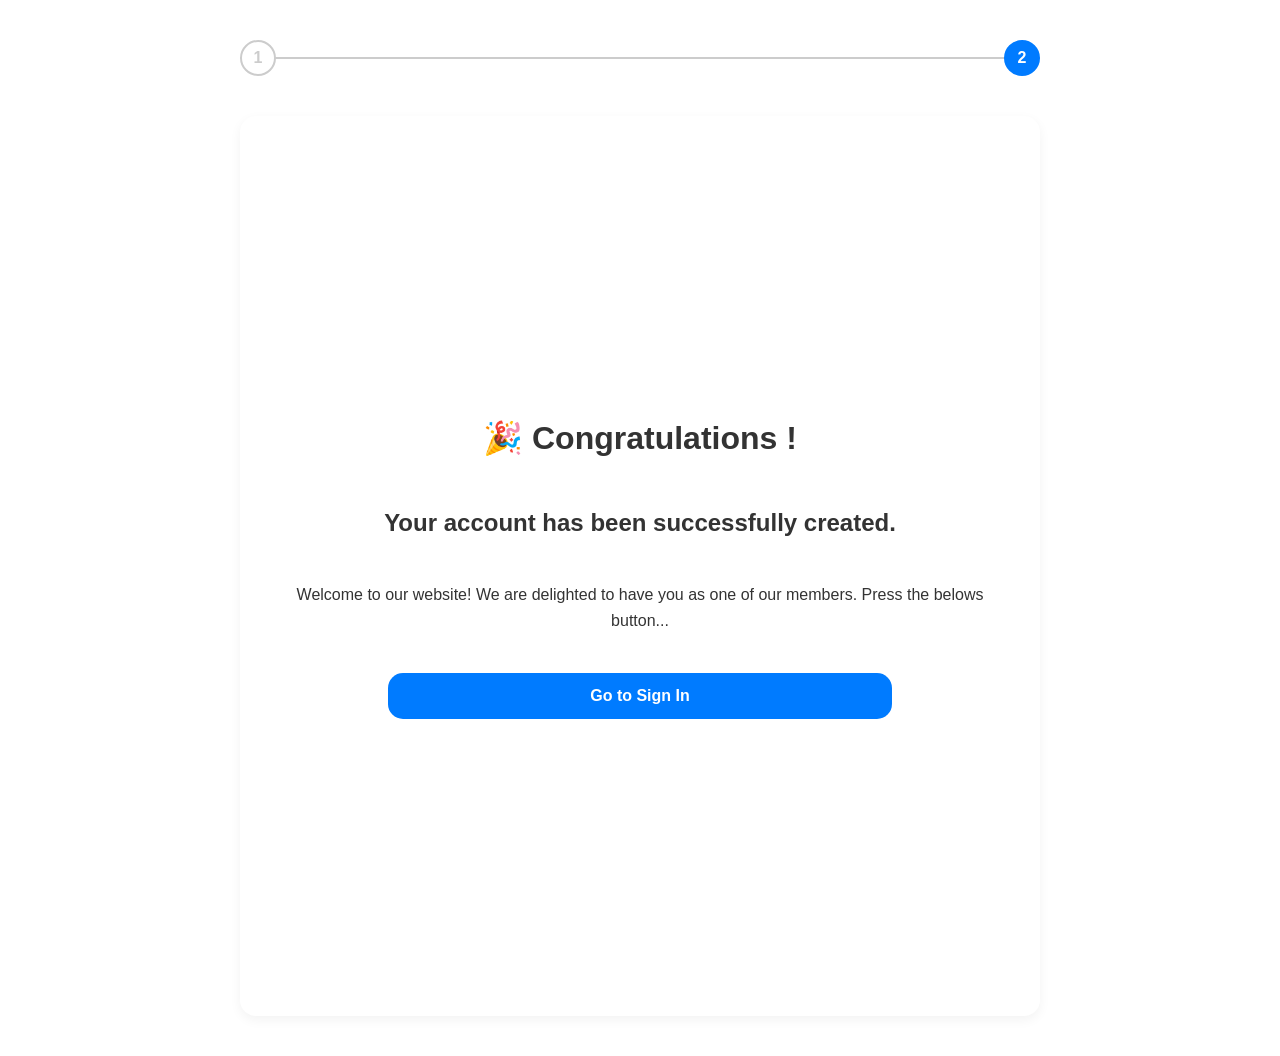
<file: SignUpStudent2.html>
<!DOCTYPE html>
<html lang="en">
    <head>
  <meta charset="UTF-8">
  <meta name="viewport" content="width=device-width, initial-scale=1.0">
  <link rel="stylesheet" href="SignUpStudent2.css">
  <title>Pathfinderr</title>
    </head>
    <body>
        <main class="main-content">
          <ol class="progress-bar">
            <li class="progress-step">1</li>
            <li class="progress-step active">2</li>
          </ol>

          <div class="congrat-content">
           <h1>🎉 Congratulations !</h1>
           <h2>Your account has been successfully created.</h2>
           <p>Welcome to our website! We are delighted 
            to have you as one of our members.   Press the belows button...</p>
            
           <button type="submit" class="next" onclick="location.href='LogIn.html'">Go to Sign In</button>
          </div>
        </main>
    </body>
</html>
</file>
<file: index.css>
/* $carousel-control-width: 15%; */
      .carousel-control-prev,
      .carousel-control-next {
        width: 15%; /* Augmente la zone cliquable du contrôle */
      }
      
      /* $carousel-control-opacity: .5; (Opacité par défaut)
         $carousel-control-hover-opacity: .9;
         $carousel-control-transition: opacity .15s ease; 
      */
      .carousel-control-prev,
      .carousel-control-next {
        opacity: .5;
        transition: opacity .15s ease;
      }
      .carousel-control-prev:hover,
      .carousel-control-next:hover {
        opacity: .9; /* Opacité au survol */
      }
      
      /* $carousel-control-icon-width: 2rem; */
      .carousel-control-prev-icon,
      .carousel-control-next-icon {
          height: 2rem;
          width: 2rem;
      }

      /* $carousel-control-color: $white; */
      .carousel-control-prev-icon {
        background-image: url("data:image/svg+xml,<svg xmlns='http://www.w3.org/2000/svg' viewBox='0 0 16 16' fill='%23fff'><path d='M11.354 1.646a.5.5 0 0 1 0 .708L5.707 8l5.647 5.646a.5.5 0 0 1-.708.708l-6-6a.5.5 0 0 1 0-.708l6-6a.5.5 0 0 1 .708 0'/></svg>");
      }
      .carousel-control-next-icon {
        background-image: url("data:image/svg+xml,<svg xmlns='http://www.w3.org/2000/svg' viewBox='0 0 16 16' fill='%23fff'><path d='M4.646 1.646a.5.5 0 0 1 .708 0l6 6a.5.5 0 0 1 0 .708l-6 6a.5.5 0 0 1-.708-.708L10.293 8 4.646 2.354a.5.5 0 0 1 0-.708'/></svg>");
      }

      /* $carousel-indicator-width: 30px; et $carousel-indicator-height: 3px; */
      .carousel-indicators [data-bs-target] {
          width: 30px;
          height: 3px;
          /* $carousel-indicator-opacity: .5; et $carousel-indicator-transition: opacity .6s ease; */
          opacity: .5;
          transition: opacity .6s ease;
      }
      
      /* $carousel-indicator-spacer: 3px; */
      .carousel-indicators button {
        margin-right: 3px;
        margin-left: 3px;
      }

      /* $carousel-indicator-active-bg: $white; et $carousel-indicator-active-opacity: 1; 
         Pour forcer l'indicateur actif en BLANC (car vous utilisez `carousel-dark`)
      */
      .carousel-indicators .active {
          background-color: white; 
          opacity: 1;
      }

      /* --- Personnalisation des Captions (Titres et texte) --- */
      
      /* $carousel-caption-width: 70%; */
      .carousel-caption {
          width: 70%;
          left: 50%;
          transform: translateX(-50%);
          /* $carousel-caption-padding-y: 1.25rem; */
          padding-top: 1.25rem;
          padding-bottom: 1.25rem;
          /* $carousel-caption-color: $white; */
          color: white; 
      }

        :root {
    --couleur-principale: #007bff;
    --couleur-secondaire: #343a40;
    --couleur-fond: #f8f9fa;
    --couleur-blanc: #ffffff;
}


* { box-sizing: border-box; margin: 0; padding: 0; }
html { scroll-behavior: smooth; }
body { font-family: 'Segoe UI', Tahoma, Geneva, Verdana, sans-serif; color: var(--couleur-secondaire); }
.container { max-width: 960px; margin: 0 auto; padding: 0 20px; }
.section-padding { padding: 60px 0; }
.section-grise { background-color: var(--couleur-fond); }
h1, h2, h3 { margin-bottom: 20px; }
h2 { text-align: center; font-size: 2.5rem; }
p { margin-bottom: 15px; }
a { color: var(--couleur-principale); text-decoration: none; }


header {
    background: var(--couleur-blanc);
    box-shadow: 0 2px 5px rgba(0,0,0,0.1);
    padding: 20px 0;
    position: sticky;
    top: 0;
    z-index: 1000;
}

header .container {
    display: flex;
    justify-content: space-between;
    align-items: center;
    /* Requis pour le positionnement du menu mobile */
    position: relative;
}

.logo {
    font-size: 1.5rem;
    font-weight: 700;
    color: var(--couleur-secondaire);
    /* le logo reste au-dessus du menu mobile */
    z-index: 10;
}


.menu-container {
    display: flex;
    align-items: center;
    gap: 20px; /* Espace entre le menu et la recherche */
}

nav ul {
    list-style: none;
    display: flex;
}

nav ul li {
    margin-left: 20px;
}

nav ul li a {
    font-weight: 700;
    transition: color 0.3s ease;
    color: black;
}

nav ul li a:hover {
    color: #0056b3;
}


.search-bar {
    display: flex;
}

.search-bar input[type="search"] {
    border: 1px solid #ccc;
    padding: 8px 12px;
    border-radius: 8px 0 0 8px; /* arrondis,gauche */
    font-size: 0.9rem;
    outline: none;
}

.search-bar button {
    background: var(--couleur-principale);
    border: none;
    color: white;
    padding: 8px 12px;
    cursor: pointer;
    border-radius: 0 8px 8px 0; /* arrondis, droite */
    transition: background 0.3s ease;
}

.search-bar button:hover {
    background: #0056b3;
}

/* Cacher la checkbox et l'icône hamburger par défaut (sur grand écran) */
#menu-toggle,
.menu-icon {
    display: none;
}



.hero { background: var(--couleur-principale); 
    color: var(--couleur-blanc); 
     height: 65vh;/* de base cetait 60vh */
    display: flex;
  
    align-items: center; 
    justify-content: center; 
    text-align: center; 
    padding: 0 20px; 
}
    /* ce qui fait que le bouton sont bi */
    .hero .container{
        display: flex;
        flex-direction: column;
        align-items: center;
    }
.hero h1 { font-size: 3.5rem; margin-bottom: 10px; }
.hero .sous-titre { font-size: 1.5rem; font-weight: 400; margin-bottom: 30px; }
.cta-bouton { background: var(--couleur-blanc); 
    color: var(--couleur-principale); 
    padding: 12px 15px; border-radius: 5px; 
    margin: 5px;
    width: fit-content;
    font-weight: 700; transition: all 0.3s ease; }
.cta-bouton:hover { background: var(--couleur-fond); transform: translateY(-3px); }


#HowItWorks { text-align: center; }
#HowItWorks p { max-width: 700px; margin: 0 auto; font-size: 1.1rem; }


.projets-grid { display: grid; grid-template-columns: repeat(3, 1fr); gap: 25px; }
.projet-carte { background: var(--couleur-blanc); border: 1px solid #ddd; border-radius: 5px; padding: 25px; box-shadow: 0 4px 8px rgba(0,0,0,0.05); transition: transform 0.3s ease, box-shadow 0.3s ease; }
.projet-carte:hover { transform: translateY(-5px); box-shadow: 0 6px 12px rgba(0,0,0,0.1); }
.projet-carte h3 { color: var(--couleur-principale); }
.projet-carte a { font-weight: 700; display: inline-block; margin-top: 10px; }


footer { background: var(--couleur-secondaire); color: #ccc; text-align: center; padding: 40px 0; }
footer p { margin-bottom: 10px; }
footer a { color: var(--couleur-blanc); font-weight: 700; }
footer .social-links a { margin: 0 10px; font-size: 1.2rem; }
footer .copyright { font-size: 0.9rem; color: #999; margin-top: 20px; }



@media (max-width: 768px) {
    .hero h1 { font-size: 2.5rem; }
    .hero .sous-titre { font-size: 1.2rem; }
    h2 { font-size: 2rem; }
    .projets-grid { grid-template-columns: 1fr; }

    /* NOUVEAU : Styles pour le menu mobile */
    
    /* Afficher l'icône hamburger */
    .menu-icon {
        display: block;
        cursor: pointer;
        z-index: 10; /* Au-dessus du conteneur de menu */
    }

    /* Style des 3 barres de l'icône */
    .menu-icon span {
        display: block;
        width: 25px;
        height: 3px;
        background: var(--couleur-secondaire);
        margin: 5px 0;
        transition: all 0.3s ease;
    }

    /* Cacher le menu par defaut */
    .menu-container {
        display: none; /* Caché par defaut */
        flex-direction: column;
        align-items: center;
        gap: 10px;
        
        /* Positionnement en pop-up */
        position: absolute;
        top: 100%; /* Juste en dessous du header */
        left: 0;
        right: 0;
        
        background: var(--couleur-blanc);
        padding: 20px 0;
        box-shadow: 0 5px 10px rgba(0,0,0,0.1);
    }
    
    /* Le menu devient vertical */
    nav ul {
        flex-direction: column;
        text-align: center;
        width: 100%;
    }

    nav ul li {
        margin: 10px 0;
    }

    /* La barre de recherche prend toute la largeur */
    .search-bar {
        width: 90%;
        justify-content: center;
    }
    .search-bar input[type="search"] {
        width: 80%; /* place de la barre de recherche apres */
    }

    
    #menu-toggle:checked ~ .menu-container {
        display: flex;
    }

    /* Animation du X */
    #menu-toggle:checked ~ .menu-icon span:nth-child(1) {
        transform: rotate(45deg) translate(5px, 5px);
    }
    #menu-toggle:checked ~ .menu-icon span:nth-child(2) {
        opacity: 0;
    }
    #menu-toggle:checked ~ .menu-icon span:nth-child(3) {
        transform: rotate(-45deg) translate(5px, -5px);
    }
}
</file>
<file: DashboardSave.css>
body {
        font-size: .875rem;
        background-color: #f8f9fa;
        font-family: 'Segoe UI', Tahoma, Geneva, Verdana, sans-serif;
      }
      .feather {
        width: 16px;
        height: 16px;
      }

      /* Navbar styling */
      .navbar-brand {
        padding-top: .75rem;
        padding-bottom: .75rem;
        font-size: 1.2rem;
        font-weight: bold;
        color: #0d6efd !important;
        background-color: transparent;
        box-shadow: none;
      }
      
      .navbar .navbar-toggler {
        top: .25rem;
        border-color: rgba(0,0,0,0.1);
      }
      
      header.navbar {
          border-bottom: 1px solid #e5e5e5;
          min-height: 60px; /* On assure une hauteur minimale */
      }

      @media (min-width: 768px) {
        .sidebar {
            position: fixed;
            /* CORRECTION: On fixe le top à 60px pour commencer SOUS la navbar */
            top: 48px; 
            bottom: 0;
            left: 0;
            z-index: 100;
            /* On retire le padding excessif car 'top' gère l'espacement maintenant */
            padding: 0; 
            box-shadow: inset -1px 0 0 rgba(0, 0, 0, .05);
            flex-direction: column; 
        }
        
        .sidebar-sticky {
            /* On ajuste la hauteur : 100% de la vue moins la hauteur du header */
            height: calc(100vh - 60px);
            overflow-x: hidden;
            overflow-y: auto; 
        }
      }

      .nav-link {
        font-weight: 500;
        color: #333;
        padding: 10px 15px;
      }
      .nav-link .feather, .nav-link i {
        margin-right: 4px;
        color: #727272;
      }
      .nav-link.active {
        color: #0d6efd;
        background-color: rgba(13, 110, 253, 0.05);
      }
      .nav-link.active .feather, .nav-link.active i {
        color: inherit;
      }
      
      #navbarSearch {
        position: fixed;
        top: 60px; /* Ajusté pour correspondre à la hauteur navbar */
        left: 0;
        right: 0;
        z-index: 1020;
        background-color: #ffffff;
        border-bottom: 1px solid #dee2e6;
        box-shadow: 0 4px 6px -1px rgba(0,0,0,0.1);
      }

      /* ce que jai ajoute ici pour les cartes de suivi dapplication */

       .tracking-card {
            border: none;
            border-left: 4px solid #ccc; /* Bordure par défaut */
            box-shadow: 0 2px 4px rgba(0,0,0,0.05);
            transition: transform 0.2s;
            margin-bottom: 15px;
        }

        .tracking-card:hover {
            transform: translateY(-2px);
            box-shadow: 0 4px 8px rgba(0,0,0,0.1);
        }

        /* Codes couleurs pour les statuts */
        .status-interview { border-left-color: #ffc107 !important; } /* Jaune */
        .status-applied { border-left-color: #198754 !important; }   /* Vert */
        .status-interested { border-left-color: #0d6efd !important; } /* Bleu */
        
        .status-dot {
            height: 10px;
            width: 10px;
            border-radius: 50%;
            display: inline-block;
            margin-left: 5px;
        }
        
        .dot-yellow { background-color: #ffc107; }
        .dot-green { background-color: #198754; }
        .dot-blue { background-color: #0d6efd; }
        #status  {
            margin-top: 10px;
        }
</file>
<file: LogIn.css>
/* Style de base et centrage */
body {
    font-family: 'Segoe UI', Tahoma, Geneva, Verdana, sans-serif;
    background-color: #f4f7fa;
    display: flex;
    justify-content: center;
    align-items: center;
    min-height: 100vh;
    margin: 0;
    color:  #333;
}


.login-content {
    background-color: #ffffff;
    padding: 2.5rem; /* 40px */
    border-radius: 16px;
    box-shadow: 0 4px 12px rgba(0, 0, 0, 0.05);
    width: 100%;
    max-width: 400px;
    text-align: center;
    box-sizing: border-box; /* Assure que le padding n'affecte pas la largeur */
}

/* Conteneur du logo zia */
.logo-content { 
     width: 80px;  
    height: 80px;
     border-radius: 50%; /*optionel si le logo est deja en forme de cercle */
    margin: 0 auto 1.5rem; /* Centrer et espacer en dessous */
    display: flex;
    justify-content: center;
    align-items: center;
}

.logo {
    width: 80px;
    height: 80px;
}

h2 {
    font-size: 1.75rem; /* donner par lordi */
    font-weight: 600;
    margin-bottom: 2rem; /* donner par lordi */
}

.input-content {
    text-align: left;
    margin-bottom: 1.5rem;
}

.input-content label {
    display: block;
    margin-bottom: 8px;
    font-size: 14px; 
    font-weight: 500;
}

.input-content input {
    width: 100%;
    padding: 0.75rem; /* 12px */
    border: 1px solid #ccc;
    border-radius: 8px;
    box-sizing: border-box; /* Important pour que le padding naugmente pas la largeur */
    font-size: 1rem;
}
/*ce qui change les bailles de derriere*/
.input-content input:focus {
    outline: none;
    border-color: 3b49df;
    box-shadow: 0 0 0 2px rgba(59, 73, 223, 0.2);
}

/* js message derreur */
.error-message {
    color: red;
    font-size: 0.875rem;
    display: none; /* Cache par defaut */
    margin: 10px 0px;
}

input.error {
    border-color: red;
     
}

input.success {
    border-color: green;
}

.Next {
    width: 100%;
    padding: 0.875rem; /* 14px */
    border: none;
    border-radius: 8px;
    background-color:#007bff ;
    color: white;
    font-size: 1rem;
    font-weight: 600;
    cursor: pointer;
    transition: background-color 0.2s ease;
}

.Next:hover {
    background-color: #2c37b0;
}

.help {
    margin-top: 1.5rem;
}

.help a {
    display: block;
    margin-bottom: 0.75rem;
    color: #007bff;
    text-decoration: underline;
    font-size: 0.875rem;
}

/* Ligne de separation tres important */
hr {
    border: none;
    border-top: 1px solid #eee;
    margin: 1.5rem 0;
}
.signup-link {
    font-size: 0.875rem;
}
.SignUp span {
    color: #555;
}
.SignUp a {
    color: #007bff;
    text-decoration: underline;
    font-weight: 500;
}
.SignUp a:hover {
    color: #c62222;
}
.help a:hover {
    color:#c62222 ;
}

.eyeOpen{
    display: none;
    /* position: absolute; */
}
.eyeClosed{
    display: flex;
}

.eye{
    position: absolute;
    right: 5%;
    bottom: 25%;
}
.positionEye{
    position: relative;

}
</file>
<file: OpportunityPage.css>
:root {
    --couleur-principale: #007bff;
    --couleur-secondaire: #343a40;
    --couleur-fond: #f8f9fa;
    --couleur-blanc: #ffffff;
}


* { box-sizing: border-box; margin: 0; padding: 0; }
html { scroll-behavior: smooth; }
body { font-family: 'Segoe UI', Tahoma, Geneva, Verdana, sans-serif; color: var(--couleur-secondaire); }
.container { max-width: 960px; margin: 0 auto; padding: 0 20px; }
.section-padding { padding: 60px 0; }
.section-grise { background-color: var(--couleur-fond); }
h1, h2, h3 { margin-bottom: 20px; }
h2 { text-align: center; font-size: 2.5rem; }
p { margin-bottom: 15px; }
a { color: var(--couleur-principale); text-decoration: none; }


header {
    background: var(--couleur-blanc);
    box-shadow: 0 2px 5px rgba(0,0,0,0.1);
    padding: 20px 0;
    position: sticky;
    top: 0;
    z-index: 1000;
}

header .container {
    display: flex;
    justify-content: space-between;
    align-items: center;
    /* Requis pour le positionnement du menu mobile */
    position: relative;
}

.logo {
    font-size: 1.5rem;
    font-weight: 700;
    color: var(--couleur-secondaire);
    /* le logo reste au-dessus du menu mobile */
    z-index: 10;
}


.menu-container {
    display: flex;
    align-items: center;
    gap: 20px; /* Espace entre le menu et la recherche */
}

nav ul {
    list-style: none;
    display: flex;
}

nav ul li {
    margin-left: 20px;
}

nav ul li a {
    font-weight: 700;
    transition: color 0.3s ease;
}

nav ul li a:hover {
    color: #0056b3;
}


.search-bar {
    display: flex;
}

.search-bar input[type="search"] {
    border: 1px solid #ccc;
    padding: 8px 12px;
    border-radius: 8px 0 0 8px; /* arrondis,gauche */
    font-size: 0.9rem;
    outline: none;
}

.search-bar button {
    background: var(--couleur-principale);
    border: none;
    color: white;
    padding: 8px 12px;
    cursor: pointer;
    border-radius: 0 8px 8px 0; /* arrondis, droite */
    transition: background 0.3s ease;
}

.search-bar button:hover {
    background: #0056b3;
}

/* Cacher la checkbox et l'icône hamburger par défaut (sur grand écran) */
#menu-toggle,
.menu-icon {
    display: none;
}

.content-container {
    padding-top: 70px;
    max-width: 1200px;
    margin: 0 auto;
}
.filters-section {
    padding: 20px;
    background-color: #f4f6f9;
    border-radius: 4px;
    margin-bottom: 20px;
}

.primary-filters {
    /* Utilisation de CSS Grid pour disposer les 3 filtres sur une ligne */
    display: grid;
    grid-template-columns: repeat(3, 1fr);
    gap: 15px;
    margin-bottom: 15px;
}

/* 1. Cacher les filtres supplémentaires par défaut */
.additional-filters-popup {
    /* Masquer le contenu (hauteur 0 pour un effet de déploiement) */
    max-height: 0;
    overflow: hidden;
    padding: 0 15px;
    transition: max-height 0.3s ease-out, padding 0.3s ease-out, opacity 0.3s;
    opacity: 0;
    /* Style optionnel pour un panneau séparé */
    margin-top: 10px; 
    border-top: 1px solid #e9ecef;

    display: grid;
    grid-template-columns: repeat(2, 1fr);
    gap: 15px;
    margin-bottom: 15px;
}

/* 2. Afficher les filtres supplémentaires lorsque la checkbox est cochée */
#additional-filters-toggle:checked ~ .additional-filters-popup {
    /* Le sélecteur :checked ~ .additional-filters-popup 
       signifie : lorsque l'élément avec l'ID 'additional-filters-toggle' est coché, 
       applique ces styles à l'élément '.additional-filters-popup' qui le suit. */
    max-height: 200px; /* Une hauteur suffisante pour afficher le contenu */
    padding: 15px;
    opacity: 1;
    display: flex !important; 
}

/* 3. Cacher la checkbox (elle ne sert que d'interrupteur interne) */
#additional-filters-toggle {
    display: none;
}


.action-bar {
    display: flex;
    align-items: center;
    gap: 15px;
    padding-top: 10px;
}


.link-button {
    /* Style pour faire ressembler le label à un lien */
    color: #0056b3;
    background: none;
    border: none;
    padding: 0;
    cursor: pointer;
    text-decoration: none; /* Enlever le soulignement par défaut du lien */
    margin-right: auto; /* Pousser le bouton à gauche */
}

.latest-filter {
    font-size: 0.8rem;
    color: #888;
}

/* Styles des boutons (Delete Filter et Search subject) */
.btn {
    padding: 8px 15px;
    border: none;
    border-radius: 4px;
    font-weight: bold;
    cursor: pointer;
}

.btn-delete {
    background-color: white;
    color: #dc3545; /* Rouge */
    border: 1px solid #dc3545;
    margin-left: auto; /* Pousse les boutons à droite */
}

.btn-search {
    background-color: #0056b3;
    color: white;
}

.opportunity-section{
    padding-bottom: 20px;
}

footer { background: var(--couleur-secondaire); color: #ccc; text-align: center; padding: 40px 0; }
footer p { margin-bottom: 10px; }
footer a { color: var(--couleur-blanc); font-weight: 700; }
footer .social-links a { margin: 0 10px; font-size: 1.2rem; }
footer .copyright { font-size: 0.9rem; color: #999; margin-top: 20px; }

@media (max-width: 768px) {
    /* .hero h1 { font-size: 2.5rem; }
    .hero .sous-titre { font-size: 1.2rem; }
    h2 { font-size: 2rem; }
    .projets-grid { grid-template-columns: 1fr; } */

    /* NOUVEAU : Styles pour le menu mobile */
    
    /* Afficher l'icône hamburger */
    .menu-icon {
        display: block;
        cursor: pointer;
        z-index: 10; /* Au-dessus du conteneur de menu */
    }

    /* Style des 3 barres de l'icône */
    .menu-icon span {
        display: block;
        width: 25px;
        height: 3px;
        background: var(--couleur-secondaire);
        margin: 5px 0;
        transition: all 0.3s ease;
    }

    /* Cacher le menu par defaut */
    .menu-container {
        display: none; /* Caché par defaut */
        flex-direction: column;
        align-items: center;
        gap: 10px;
        
        /* Positionnement en pop-up */
        position: absolute;
        top: 100%; /* Juste en dessous du header */
        left: 0;
        right: 0;
        
        background: var(--couleur-blanc);
        padding: 20px 0;
        box-shadow: 0 5px 10px rgba(0,0,0,0.1);
    }
    
    /* Le menu devient vertical */
    nav ul {
        flex-direction: column;
        text-align: center;
        width: 100%;
    }

    nav ul li {
        margin: 10px 0;
    }

    /* La barre de recherche prend toute la largeur */
    .search-bar {
        width: 90%;
        justify-content: center;
    }
    .search-bar input[type="search"] {
        width: 80%; /* place de la barre de recherche apres */
    }

    
    #menu-toggle:checked ~ .menu-container {
        display: flex;
    }

    /* Animation du X */
    #menu-toggle:checked ~ .menu-icon span:nth-child(1) {
        transform: rotate(45deg) translate(5px, 5px);
    }
    #menu-toggle:checked ~ .menu-icon span:nth-child(2) {
        opacity: 0;
    }
    #menu-toggle:checked ~ .menu-icon span:nth-child(3) {
        transform: rotate(-45deg) translate(5px, -5px);
    }
}
 @keyframes fadeIn {
            from { opacity: 0; transform: translateY(-10px); }
            to { opacity: 1; transform: translateY(0); }
        }
</file>
<file: ProfilePage.css>
:root {
    --couleur-principale: #007bff;
    --couleur-secondaire: #343a40;
    --couleur-fond: #f8f9fa;
    --couleur-blanc: #ffffff;
}


* { box-sizing: border-box; margin: 0; padding: 0; }
html { scroll-behavior: smooth; }
body { font-family: 'Segoe UI', Tahoma, Geneva, Verdana, sans-serif; line-height: 1.6; color: var(--couleur-secondaire); }
.container { max-width: 960px; margin: 0 auto; padding: 0 20px; }
.section-padding { padding: 60px 0; }
.section-grise { background-color: var(--couleur-fond); }
h1, h2, h3 { margin-bottom: 20px; }
h2 { text-align: center; font-size: 2.5rem; }
p { margin-bottom: 15px; }
a { color: var(--couleur-principale); text-decoration: none; }


header {
    background: var(--couleur-blanc);
    box-shadow: 0 2px 5px rgba(0,0,0,0.1);
    padding: 20px 0;
    position: sticky;
    top: 0;
    z-index: 1000;
}

header .container {
    display: flex;
    justify-content: space-between;
    align-items: center;
    /* Requis pour le positionnement du menu mobile */
    position: relative;
}

.logo {
    font-size: 1.5rem;
    font-weight: 700;
    color: var(--couleur-secondaire);
    /* le logo reste au-dessus du menu mobile */
    z-index: 10;
}


.menu-container {
    display: flex;
    align-items: center;
    gap: 20px; /* Espace entre le menu et la recherche */
}

nav ul {
    list-style: none;
    display: flex;
}

nav ul li {
    margin-left: 20px;
}

nav ul li a {
    font-weight: 700;
    transition: color 0.3s ease;
    color:#000;
}

nav ul li a:hover {
    color: #0056b3;
}


.search-bar {
    display: flex;
}

.search-bar input[type="search"] {
    border: 1px solid #ccc;
    padding: 8px 12px;
    border-radius: 8px 0 0 8px; /* arrondis,gauche */
    font-size: 0.9rem;
    outline: none;
}

.search-bar button {
    background: var(--couleur-principale);
    border: none;
    color: white;
    padding: 8px 12px;
    cursor: pointer;
    border-radius: 0 8px 8px 0; /* arrondis, droite */
    transition: background 0.3s ease;
}

.search-bar button:hover {
    background: #0056b3;
}

/* Cacher la checkbox et l'icône hamburger par défaut (sur grand écran) */
#menu-toggle,
.menu-icon {
    display: none;
}

.dashboard {
    max-width: 1200px;
    margin: 30px auto;
    padding: 0 50px;
}

.dashboard h1 {
    font-size: 2em;
    margin-bottom: 20px;
}

.content-grid {
    display: grid;
    /* Crée deux colonnes : 1/3 pour la première, 2/3 pour la seconde */
    grid-template-columns: 1fr 2fr; 
    gap: 30px;
}

/* --- Cartes Générales --- */
.profile-card,
.interest-card,
.saved-items-card {
    background-color: #fefdfd;
    padding: 30px;
    border-radius: 10px;
    box-shadow: 0 6px 8px rgba(0, 0, 0, 0.05); /* Légère ombre */
    margin-bottom: 20px; /* Espace entre les cartes */
}
.profile-card{
    height: auto;
    /* en fonction des bailles je vais voir comment changer ça apres */
}

/* --- Section Profil (Carte de gauche) --- */
.profile-card h3 {
    color: #777;
    font-size: 0.8em;
    font-weight: normal;
    margin-bottom: 10px;
}

.progress-section {
    display: flex;
    justify-content: space-between;
    align-items: center;
    margin-bottom: 20px;
    font-weight: bold;
}

/* Style de l'indicateur de progression (le cercle) */


.task-list {
    display: flex;
    flex-direction: column;
    /* gap: 15px; */
}

.task-list-items {
 list-style-type: none;
}
.task-list-items li { 
  /* padding-bottom: 5px;
  padding-top: 5px; */
    display: flex;
    align-items: center;
    padding: 10px 0;
    border-bottom: 1px solid #eee;
    font-size: 1.1em;
    color: #555;
}

.task-list-items li:last-child {
  border-bottom: none;
}

.task-list-items i {
    font-size: 1.4em;
    color: #ccc;
    margin-right: 15px;
}
.task-list-items p{
    color:black;
    text-align: center;
}
.edit-profile-btn {
    background-color: #1a73e8;
    color: #fff;
    border: none;
    padding: 10px 20px;
    border-radius: 5px;
    cursor: pointer;
    font-weight: bold;
    width: 100%;
    font-size: 1em;
    margin-top: 40px;
}
.d-grid button{
    margin-top:20px;
}

/* --- Section de Recherche --- */
.interest-card {
    display: flex;
    flex-wrap: wrap; /* Permet aux éléments de passer à la ligne si besoin */
    align-items: center;
    flex-direction: column;
}

.interest-card h2 {
    flex-grow: 1; /* Prend l'espace restant */
    font-size: 1.5em;
    margin-bottom: 0;
}

.interest-card p{
    margin: 10px 0 10px 0; /* top right bottom left*/
}

.explore-btn {
    background: none;
    color: #1a73e8;
    border: 1px solid #1a73e8;
    padding: 8px 15px;
    border-radius: 20px;
    cursor: pointer;
    font-weight: bold;
}
.explore-btn:hover{
    background-color: #e8e8e8;
    
    border-color: #053e7b;
}


/* --- Section Éléments Sauvegardés --- */
.saved-items-card h2 {
    font-size: 1.5em;
    margin-bottom: 20px;
}

.saved-list {
    list-style: none;
}

.saved-list li {
    display: flex;
    align-items: center;
    padding: 10px 0;
    border-bottom: 1px solid #eee;
    font-size: 1.1em;
    color: #555;
}

.saved-list li:last-child {
    border-bottom: none;
}

.saved-list i {
    font-size: 1.4em;
    color: #ccc; /* Icônes en gris clair */
    margin-right: 15px;
}

.saved-list a{
    color:#1c1c1c;
    text-decoration: none;
}
.saved-list a:hover{
    color:#1a73e8;
}
.saved-list #applied-count,
.saved-list #save-count,
.saved-list #accepted-count {
    margin-left: auto; /* Pousse le compteur à l'extrême droite */
    font-weight: bold;
    color: #000;
}
/* --- Footer --- */

footer { background: var(--couleur-secondaire); color: #ccc; text-align: center; padding: 40px 0; }
footer p { margin-bottom: 10px; }
footer a { color: var(--couleur-blanc); font-weight: 700; }
footer .social-links a { margin: 0 10px; font-size: 1.2rem; }
footer .copyright { font-size: 0.9rem; color: #999; margin-top: 20px; }

@media (max-width: 768px) {
   

    /* NOUVEAU : Styles pour le menu mobile */
    
    /* Afficher l'icône hamburger */
    .menu-icon {
        display: block;
        cursor: pointer;
        z-index: 10; /* Au-dessus du conteneur de menu */
    }

    /* Style des 3 barres de l'icône */
    .menu-icon span {
        display: block;
        width: 25px;
        height: 3px;
        background: var(--couleur-secondaire);
        margin: 5px 0;
        transition: all 0.3s ease;
    }

    /* Cacher le menu par defaut */
    .menu-container {
        display: none; /* Caché par defaut */
        flex-direction: column;
        align-items: center;
        gap: 10px;
        
        /* Positionnement en pop-up */
        position: absolute;
        top: 100%; /* Juste en dessous du header */
        left: 0;
        right: 0;
        
        background: var(--couleur-blanc);
        padding: 20px 0;
        box-shadow: 0 5px 10px rgba(0,0,0,0.1);
    }
    
    /* Le menu devient vertical */
    nav ul {
        flex-direction: column;
        text-align: center;
        width: 100%;
    }

    nav ul li {
        margin: 10px 0;
    }

    /* La barre de recherche prend toute la largeur */
    .search-bar {
        width: 90%;
        justify-content: center;
    }
    .search-bar input[type="search"] {
        width: 80%; /* place de la barre de recherche apres */
    }

    
    #menu-toggle:checked ~ .menu-container {
        display: flex;
    }

    /* Animation du X */
    #menu-toggle:checked ~ .menu-icon span:nth-child(1) {
        transform: rotate(45deg) translate(5px, 5px);
    }
    #menu-toggle:checked ~ .menu-icon span:nth-child(2) {
        opacity: 0;
    }
    #menu-toggle:checked ~ .menu-icon span:nth-child(3) {
        transform: rotate(-45deg) translate(5px, -5px);
    }
    .content-grid {
        /* Crée deux colonnes : 1/3 pour la première, 2/3 pour la seconde */
        grid-template-columns: 1fr;
    }
}
</file>
<file: SignUp.css>
body {
    font-family: 'Segoe UI', Tahoma, Geneva, Verdana, sans-serif;
    background-color: #fff;
    color: #333;
    line-height: 1.6;
    margin: 0;
    padding: 0;
}
.logo-content{
  position: fixed;
    top: 0;
    width: 100%;
    height: auto;
    padding: 10px 20px;
    background-color: #ffffff;
    box-shadow: 0 2px 4px rgba(0, 0, 0, 0.1);
    box-sizing: border-box;
    z-index: 1000;
    text-align: center;   
}
.main-content{
    max-width: 1200px;
    margin: 40px auto;
    padding: 20px;
    text-align: center;
}
.upper-content h1{
    font-size: 2.5rem;
    font-weight: bold;
    margin-bottom: 10px;
    color: #222;
}
.upper-content p{
    font-size: 1.1rem;
    color: #555;
    margin-bottom: 40px;
    max-width: 600px;
    margin-left: auto;
    margin-right: auto;
}
.option-content{
    display: flex;
    justify-content: center;
    gap: 30px;
    flex-wrap:wrap;
}
.bloc {
    flex-basis: 300px;
    flex-grow: 1;
    max-width: 350px;
    padding: 25px;
    display: flex;
    flex-direction: column;
    align-items: center;
}
.icon{
    width: 100px;
    height: 100px;
    border-radius: 50%;
    background-color: #007bff; /* Couleur bleu clair de l'image */
    display: flex;
    justify-content: center;
    align-items: center;
    margin-bottom: 20px;
}
.icon i{
     font-size: 40px;
    color: #ffffff;
}
.bloc h2{
    font-size: 1.5rem;
    margin-bottom: 10px;
    color: #222;
}
.bloc p{
    font-size: 1rem;
    color: #555;
    margin-bottom: 25px;
}
.SignUp-button{
     background-color: #fff;
    border: 2px solid #aaa;
    border-radius: 30px; /* Bords très arrondis */
    padding: 12px 24px;
    font-size: 1rem;
    font-weight: 600;
    color: #333;
    cursor: pointer;
    transition: all 0.3s ease;
}
.SignUp-button:hover{
    background-color: #f1efef;
    border-color: #161d64;
}
</file>
<file: SignUpStudent.css>
/* Réinitialisation de base et police */
        * {
            box-sizing: border-box;
            margin: 0;
            padding: 0;
        }

        body {
            font-family: 'Segoe UI', Tahoma, Geneva, Verdana, sans-serif;
            background-color: #fff;
            color: #333;
            line-height: 1.6;
            display: flex;
            justify-content: center;
            padding: 20px;
        }

        /* Conteneur principal du formulaire */
        .main-content {
            max-width: 800px;
            width: 100%;
            margin: 20px 0;
        }

        /* Barre de progression */
        .progress-bar {
            position: relative;
            display: flex;
            justify-content: space-between;
            align-items: center;
            margin-bottom: 40px;
            padding: 0;
            list-style-type: none;
        }

        .progress-bar::before {
            content: '';
            position: absolute;
            top: 50%;
            left: 0;
            width: 100%;
            height: 2px;
            background-color: #ccc;
            transform: translateY(-50%);
            z-index: 1;
        }

        .progress-step {
            width: 36px;
            height: 36px;
            background-color: #fff;
            border: 2px solid #ccc;
            border-radius: 50%;
            display: flex;
            align-items: center;
            justify-content: center;
            font-weight: bold;
            color: #ccc;
            position: relative;
            z-index: 2;
        }

        .progress-step.active {
            background-color: #007bff;
            border-color: #007bff;
            color: #fff;
        }

        /* En-tête du formulaire */
        h1 {
            font-size: 2rem;
            font-weight: 300; /* Police plus fine comme dans l'image */
            margin-bottom: 20px;
        }

        /* Bloc "Tip" */
        .important {
            background-color: #f9f9f9;
            border-left: 4px solid  #007bff;
            padding: 15px 20px;
            margin-bottom: 20px;
            font-size: 0.9rem;
        }

        .important strong {
            color: #000;
        }
        .required-note {
            font-size: 0.9rem;
            color: #555;
            margin-bottom: 20px;
        }
        #signup-form {
            display: flex;
            flex-direction: column;
            gap: 24px; 
        }
        .form-group {
            display: flex;
            flex-direction: column;
        }

        /* Étiquettes (Labels) */
        .form-group label {
            font-size: 0.9rem;
            font-weight: 600;
            color: #555;
            margin-bottom: 8px;
        }

        /* Champs de saisie (Inputs) et sélecteurs (Selects) */
        input[type="text"],
        input[type="email"],
        input[type="date"],
        input[type="password"],
        input[type="tel"],
        select {
            width: 100%;
            padding: 12px;
            font-size: 1rem;
            border: 1px solid #ccc;
            border-radius: 4px;
            background-color: #fff;
        }
        
        input:focus,
        select:focus {
            outline: none;
            border-color: #2c37b0;
            box-shadow: 0 0 0 2px rgba(0,123,255,0.25);
        }

        /* Bouton de soumission (non visible sur l'image mais nécessaire) */
        .submit-btn {
            background-color: #007bff;
            color: #fff;
            font-size: 1rem;
            font-weight: bold;
            padding: 14px 20px;
            border: none;
            border-radius: 4px;
            cursor: pointer;
            text-align: center;
            text-decoration: none;
            align-self: flex-start; /* S'aligne à gauche */
            margin-top: 10px;
        }

        .submit-btn:hover {
            background-color: #101db5;
        }
        .error-message {
            color: red;
            font-size: 0.875rem;
            display: none; /* Cache par defaut */
            margin: 10px 0px;
     }

    input.error {
        border-color: red;
        
    }

    input.success {
        border-color: green;
    }

.eyeOpen,.eyeOpen2{
    display: none;
    /* position: absolute; */
}
.eyeClosed,.eyeClosed2{
    display: flex;
}

.eye,.eye2{
    position: absolute;
    right: 5%;
    bottom: 25%;
}
.positionEye,.positionEye2{
    position: relative;

}
</file>
<file: SignUpStudent2.css>
* {
            box-sizing: border-box;
            margin: 0;
            padding: 0;
        }

        body {
            font-family: 'Segoe UI', Tahoma, Geneva, Verdana, sans-serif;
            background-color: #fff;
            color: #333;
            line-height: 1.6;
            display: flex;
            justify-content: center;
            padding: 20px;
        }
        .main-content {
            max-width: 800px;
            width: 100%;
            margin: 20px 0;
        }

        /* la barre */
        .progress-bar {
            position: relative;
            display: flex;
            justify-content: space-between;
            align-items: center;
            margin-bottom: 40px;
            padding: 0;
            list-style-type: none;
        }

        .progress-bar::before {
            content: '';
            position: absolute;
            top: 50%;
            left: 0;
            width: 100%;
            height: 2px;
            background-color: #ccc;
            transform: translateY(-50%);
            z-index: 1;
        }

        .progress-step {
            width: 36px;
            height: 36px;
            background-color: #fff;
            border: 2px solid #ccc;
            border-radius: 50%;
            display: flex;
            align-items: center;
            justify-content: center;
            font-weight: bold;
            color: #ccc;
            position: relative;
            z-index: 2;
        }

        .progress-step.active {
            background-color:#007bff;
            border-color:#007bff;
            color: #fff;
        }
    .congrat-content{
        font-family: -apple-system, BlinkMacSystemFont, "Segoe UI", Roboto, Helvetica, Arial, sans-serif;
    background-color: #ffffff;
    display: flex;
    flex-direction: column;
    justify-content: center;
    align-items: center;
    gap: 40px;
    min-height: 100vh;
    margin: 0;
    color:  #333;
     box-shadow: 0 4px 12px rgba(0, 0, 0, 0.05);
      padding: 2.5rem; /* 40px */
      border-radius: 16px;
      width: 100%;
    text-align: center;
    box-sizing: border-box; 
    }
    .next {
          width: 70%;
    padding: 0.875rem; /* 14px */
    border: none;
    border-radius: 15px;
    background-color:#007bff ;
    color: white;
    font-size: 1rem;
    font-weight: 600;
    cursor: pointer;
    transition: background-color 0.2s ease;
    }
    .next:hover{ background-color: #2c37b0;}
</file>
